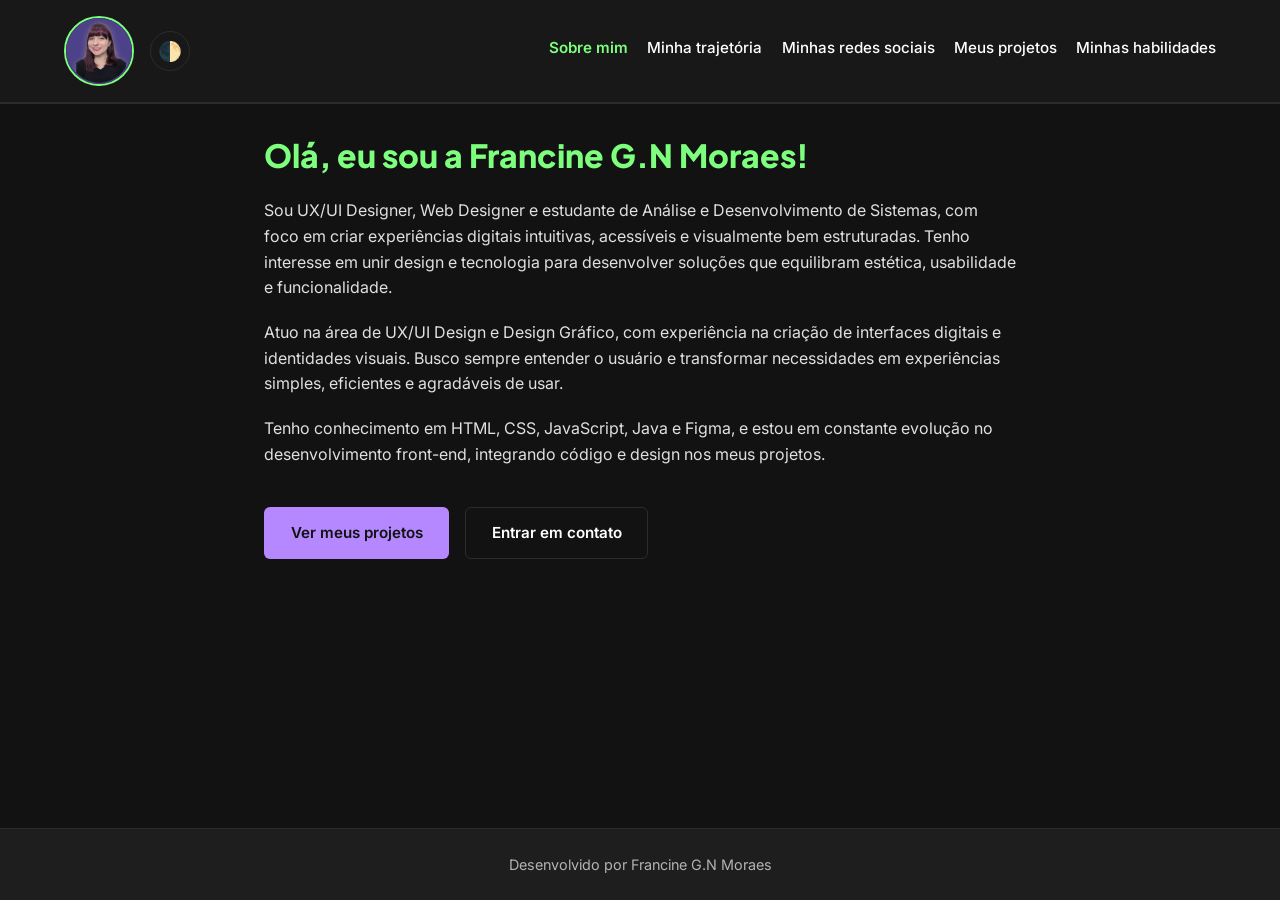
<file: index.html>
<!DOCTYPE html>
<html lang="pt-br">
<head>
    <meta charset="UTF-8">
    <meta name="viewport" content="width=device-width, initial-scale=1.0">
    <meta name="description" content="Portfólio de Francine G.N Moraes, UX/UI Designer, Web Designer e estudante de Análise e Desenvolvimento de Sistemas. Conheça meu trabalho e habilidades.">
    <title>Francine G.N Moraes - Sobre Mim</title>
    
    <!-- Evita piscada de tema (FOUC) carregando o tema imediatamente -->
    <script>
        (function() {
            const savedTheme = localStorage.getItem('portfolio-theme');
            if (savedTheme === 'light') {
                document.documentElement.classList.add('light-theme');
            }
        })();
    </script>
    
    <link rel="preconnect" href="https://fonts.googleapis.com">
    <link rel="preconnect" href="https://fonts.gstatic.com" crossorigin>
    <link rel="preload" as="style" href="https://fonts.googleapis.com/css2?family=Inter:wght@400;500;600&family=Plus+Jakarta+Sans:wght@500;700;800&display=swap">
    <link rel="stylesheet" href="https://fonts.googleapis.com/css2?family=Inter:wght@400;500;600&family=Plus+Jakarta+Sans:wght@500;700;800&display=swap" media="print" onload="this.media='all'">
    <noscript>
        <link rel="stylesheet" href="https://fonts.googleapis.com/css2?family=Inter:wght@400;500;600&family=Plus+Jakarta+Sans:wght@500;700;800&display=swap">
    </noscript>
    
    <link rel="stylesheet" href="css/style.css">
    <script src="js/theme.js" defer></script>
</head>
<body>
    <header>
        <a href="index.html" aria-label="Página Inicial" class="logo">
            <img
                src="img/foto-perfil.jpeg"
                alt="Foto de perfil: Francine G.N Moraes, uma menina de cabelo marsala sorrindo com um fundo violeta"
                width="70"
                height="70"
            >
        </a> 
        
        <div class="header-controls">
            <button id="theme-toggle" aria-label="Alternar tema escuro/claro" class="theme-btn">🌓</button>
            <button id="menu-toggle" class="menu-toggle" aria-label="Abrir menu de navegação" aria-expanded="false" aria-controls="nav-menu">
                <span class="hamburger-box">
                    <span class="hamburger-bar"></span>
                    <span class="hamburger-bar"></span>
                    <span class="hamburger-bar"></span>
                </span>
            </button>
        </div>

        <nav id="nav-menu" class="nav-menu">
            <ul>
                <li><a href="index.html" class="active" aria-current="page">Sobre mim</a></li>
                <li><a href="minha-trajetoria.html">Minha trajetória</a></li>
                <li><a href="redes-sociais.html">Minhas redes sociais</a></li>
                <li><a href="projetos.html">Meus projetos</a></li>
                <li><a href="skills.html">Minhas habilidades</a></li>
            </ul> 
        </nav>
    </header>

    <main>
        <h1>Olá, eu sou a Francine G.N Moraes!</h1>

        <p>Sou UX/UI Designer, Web Designer e estudante de Análise e Desenvolvimento de Sistemas, 
        com foco em criar experiências digitais intuitivas, acessíveis e visualmente bem estruturadas. 
        Tenho interesse em unir design e tecnologia para desenvolver soluções que equilibram estética, usabilidade e funcionalidade.</p>

        <p>Atuo na área de UX/UI Design e Design Gráfico, com experiência na criação de interfaces digitais e identidades visuais. Busco sempre entender o usuário e transformar necessidades em experiências simples, eficientes e agradáveis de usar.</p>

        <p>Tenho conhecimento em HTML, CSS, JavaScript, Java e Figma, e estou em constante evolução no desenvolvimento front-end, integrando código e design nos meus projetos.</p>

        <div class="cta-container">
            <a href="projetos.html" class="btn-primary">Ver meus projetos</a>
            <a href="redes-sociais.html" class="btn-secondary">Entrar em contato</a>
        </div>
    </main>

    <footer>Desenvolvido por Francine G.N Moraes</footer>

</body>
</html>
</file>
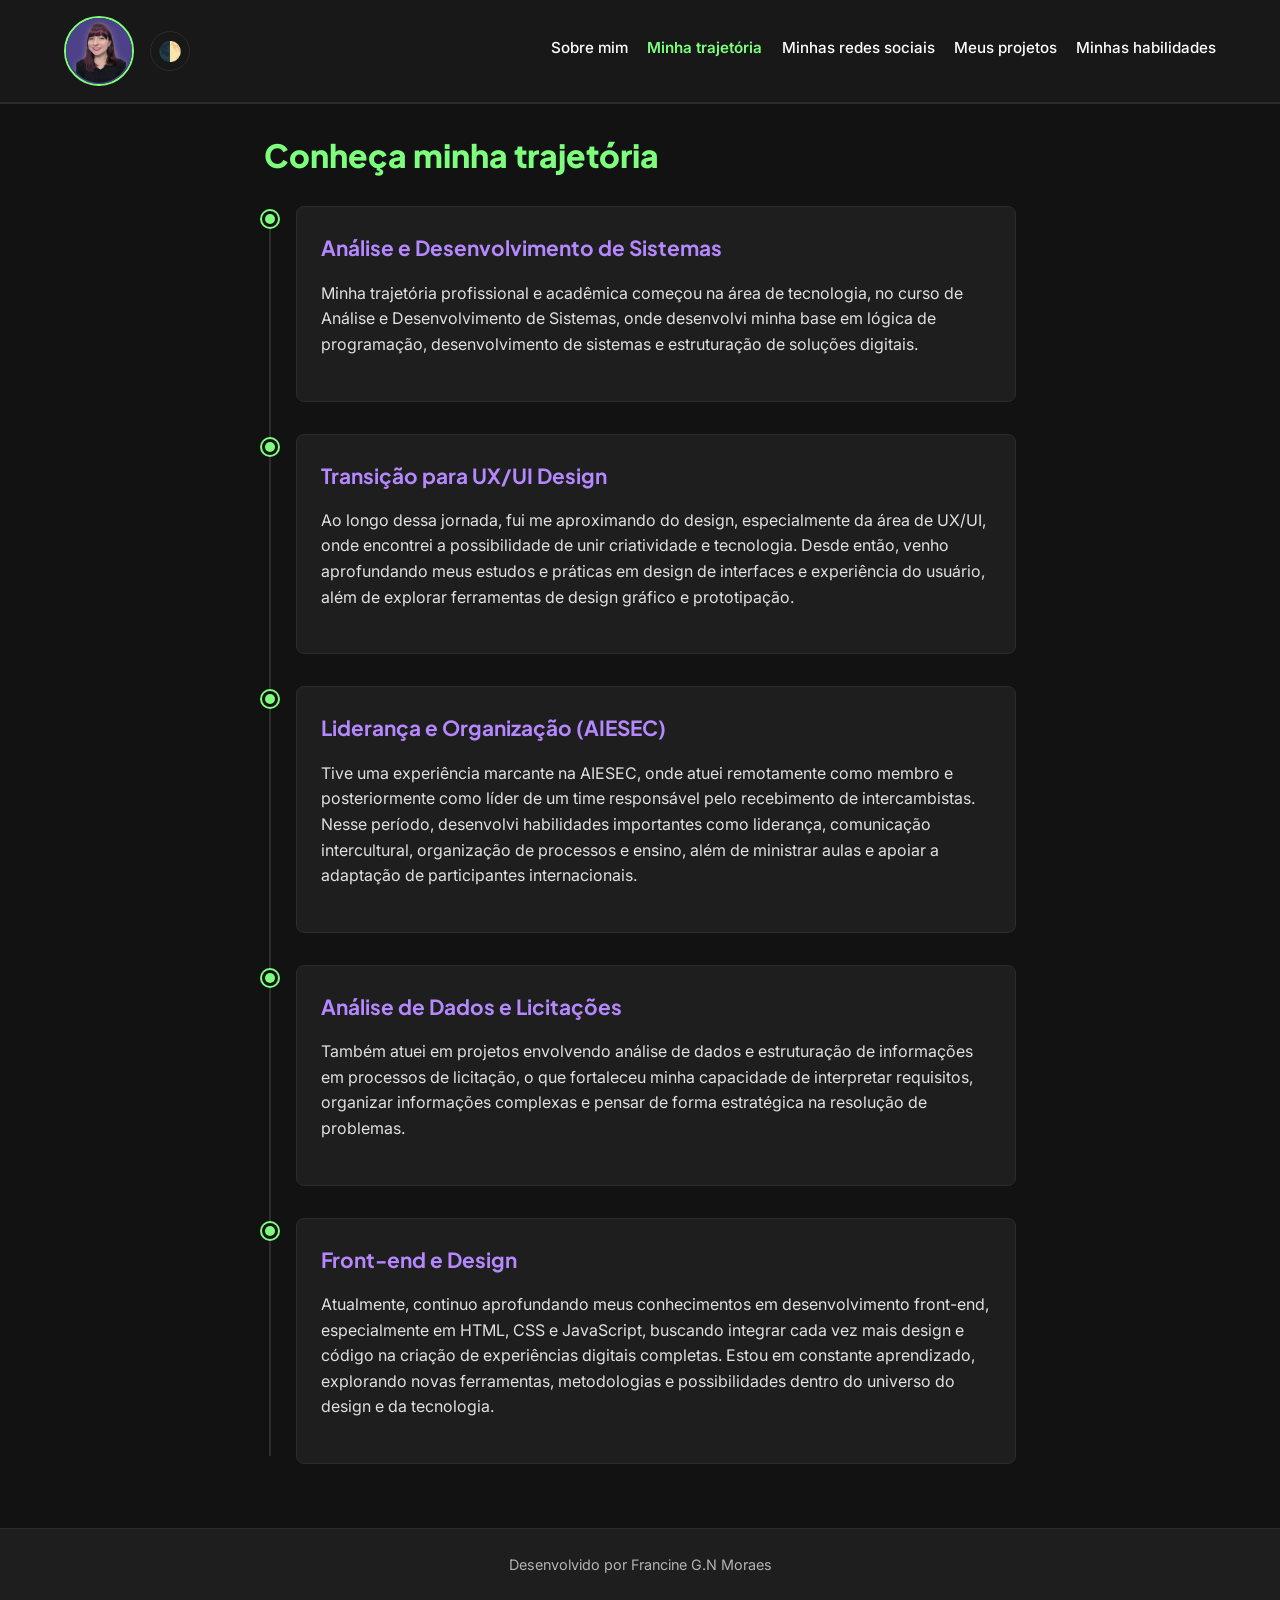
<file: minha-trajetoria.html>
<!DOCTYPE html>
<html lang="pt-br">
<head>
    <meta charset="UTF-8">
    <meta name="viewport" content="width=device-width, initial-scale=1.0">
    <meta name="description" content="Conheça a trajetória profissional e acadêmica de Francine G.N Moraes na área de tecnologia, desenvolvimento de sistemas, UX/UI design e liderança.">
    <title>Francine G.N Moraes - Minha Trajetória</title>
    
    <!-- Evita piscada de tema (FOUC) carregando o tema imediatamente -->
    <script>
        (function() {
            const savedTheme = localStorage.getItem('portfolio-theme');
            if (savedTheme === 'light') {
                document.documentElement.classList.add('light-theme');
            }
        })();
    </script>
    
    <link rel="preconnect" href="https://fonts.googleapis.com">
    <link rel="preconnect" href="https://fonts.gstatic.com" crossorigin>
    <link rel="preload" as="style" href="https://fonts.googleapis.com/css2?family=Inter:wght@400;500;600&family=Plus+Jakarta+Sans:wght@500;700;800&display=swap">
    <link rel="stylesheet" href="https://fonts.googleapis.com/css2?family=Inter:wght@400;500;600&family=Plus+Jakarta+Sans:wght@500;700;800&display=swap" media="print" onload="this.media='all'">
    <noscript>
        <link rel="stylesheet" href="https://fonts.googleapis.com/css2?family=Inter:wght@400;500;600&family=Plus+Jakarta+Sans:wght@500;700;800&display=swap">
    </noscript>
    
    <link rel="stylesheet" href="css/style.css">
    <script src="js/theme.js" defer></script>
</head>
<body>
    <header>
        <a href="index.html" aria-label="Página Inicial" class="logo">
            <img src="img/foto-perfil.jpeg" 
                alt="Foto de perfil: Francine G.N Moraes, uma menina de cabelo marsala sorrindo com um fundo violeta" 
                width="70" 
                height="70"
            >
        </a>
        
        <div class="header-controls">
            <button id="theme-toggle" aria-label="Alternar tema escuro/claro" class="theme-btn">🌓</button>
            <button id="menu-toggle" class="menu-toggle" aria-label="Abrir menu de navegação" aria-expanded="false" aria-controls="nav-menu">
                <span class="hamburger-box">
                    <span class="hamburger-bar"></span>
                    <span class="hamburger-bar"></span>
                    <span class="hamburger-bar"></span>
                </span>
            </button>
        </div>

        <nav id="nav-menu" class="nav-menu">
            <ul>
                <li><a href="index.html">Sobre mim</a></li>
                <li><a href="minha-trajetoria.html" class="active" aria-current="page">Minha trajetória</a></li>
                <li><a href="redes-sociais.html">Minhas redes sociais</a></li>
                <li><a href="projetos.html">Meus projetos</a></li>
                <li><a href="skills.html">Minhas habilidades</a></li>
            </ul> 
        </nav>
    </header>

    <main>
        <h1>Conheça minha trajetória</h1>

        <div class="timeline" aria-label="Linha do tempo da minha trajetória">
            <div class="timeline-item" tabindex="0">
                <div class="timeline-marker"></div>
                <div class="timeline-content">
                    <h2>Análise e Desenvolvimento de Sistemas</h2>
                    <p>Minha trajetória profissional e acadêmica começou na área de tecnologia, no curso de Análise e Desenvolvimento de Sistemas, onde desenvolvi minha base em lógica de programação, desenvolvimento de sistemas e estruturação de soluções digitais.</p>
                </div>
            </div>

            <div class="timeline-item" tabindex="0">
                <div class="timeline-marker"></div>
                <div class="timeline-content">
                    <h2>Transição para UX/UI Design</h2>
                    <p>Ao longo dessa jornada, fui me aproximando do design, especialmente da área de UX/UI, onde encontrei a possibilidade de unir criatividade e tecnologia. Desde então, venho aprofundando meus estudos e práticas em design de interfaces e experiência do usuário, além de explorar ferramentas de design gráfico e prototipação.</p>
                </div>
            </div>

            <div class="timeline-item" tabindex="0">
                <div class="timeline-marker"></div>
                <div class="timeline-content">
                    <h2>Liderança e Organização (AIESEC)</h2>
                    <p>Tive uma experiência marcante na AIESEC, onde atuei remotamente como membro e posteriormente como líder de um time responsável pelo recebimento de intercambistas. Nesse período, desenvolvi habilidades importantes como liderança, comunicação intercultural, organização de processos e ensino, além de ministrar aulas e apoiar a adaptação de participantes internacionais.</p>
                </div>
            </div>

            <div class="timeline-item" tabindex="0">
                <div class="timeline-marker"></div>
                <div class="timeline-content">
                    <h2>Análise de Dados e Licitações</h2>
                    <p>Também atuei em projetos envolvendo análise de dados e estruturação de informações em processos de licitação, o que fortaleceu minha capacidade de interpretar requisitos, organizar informações complexas e pensar de forma estratégica na resolução de problemas.</p>
                </div>
            </div>

            <div class="timeline-item" tabindex="0">
                <div class="timeline-marker"></div>
                <div class="timeline-content">
                    <h2>Front-end e Design</h2>
                    <p>Atualmente, continuo aprofundando meus conhecimentos em desenvolvimento front-end, especialmente em HTML, CSS e JavaScript, buscando integrar cada vez mais design e código na criação de experiências digitais completas. Estou em constante aprendizado, explorando novas ferramentas, metodologias e possibilidades dentro do universo do design e da tecnologia.</p>
                </div>
            </div>
        </div>
    </main>
    
    <footer>Desenvolvido por Francine G.N Moraes</footer>

</body>
</html>
</file>
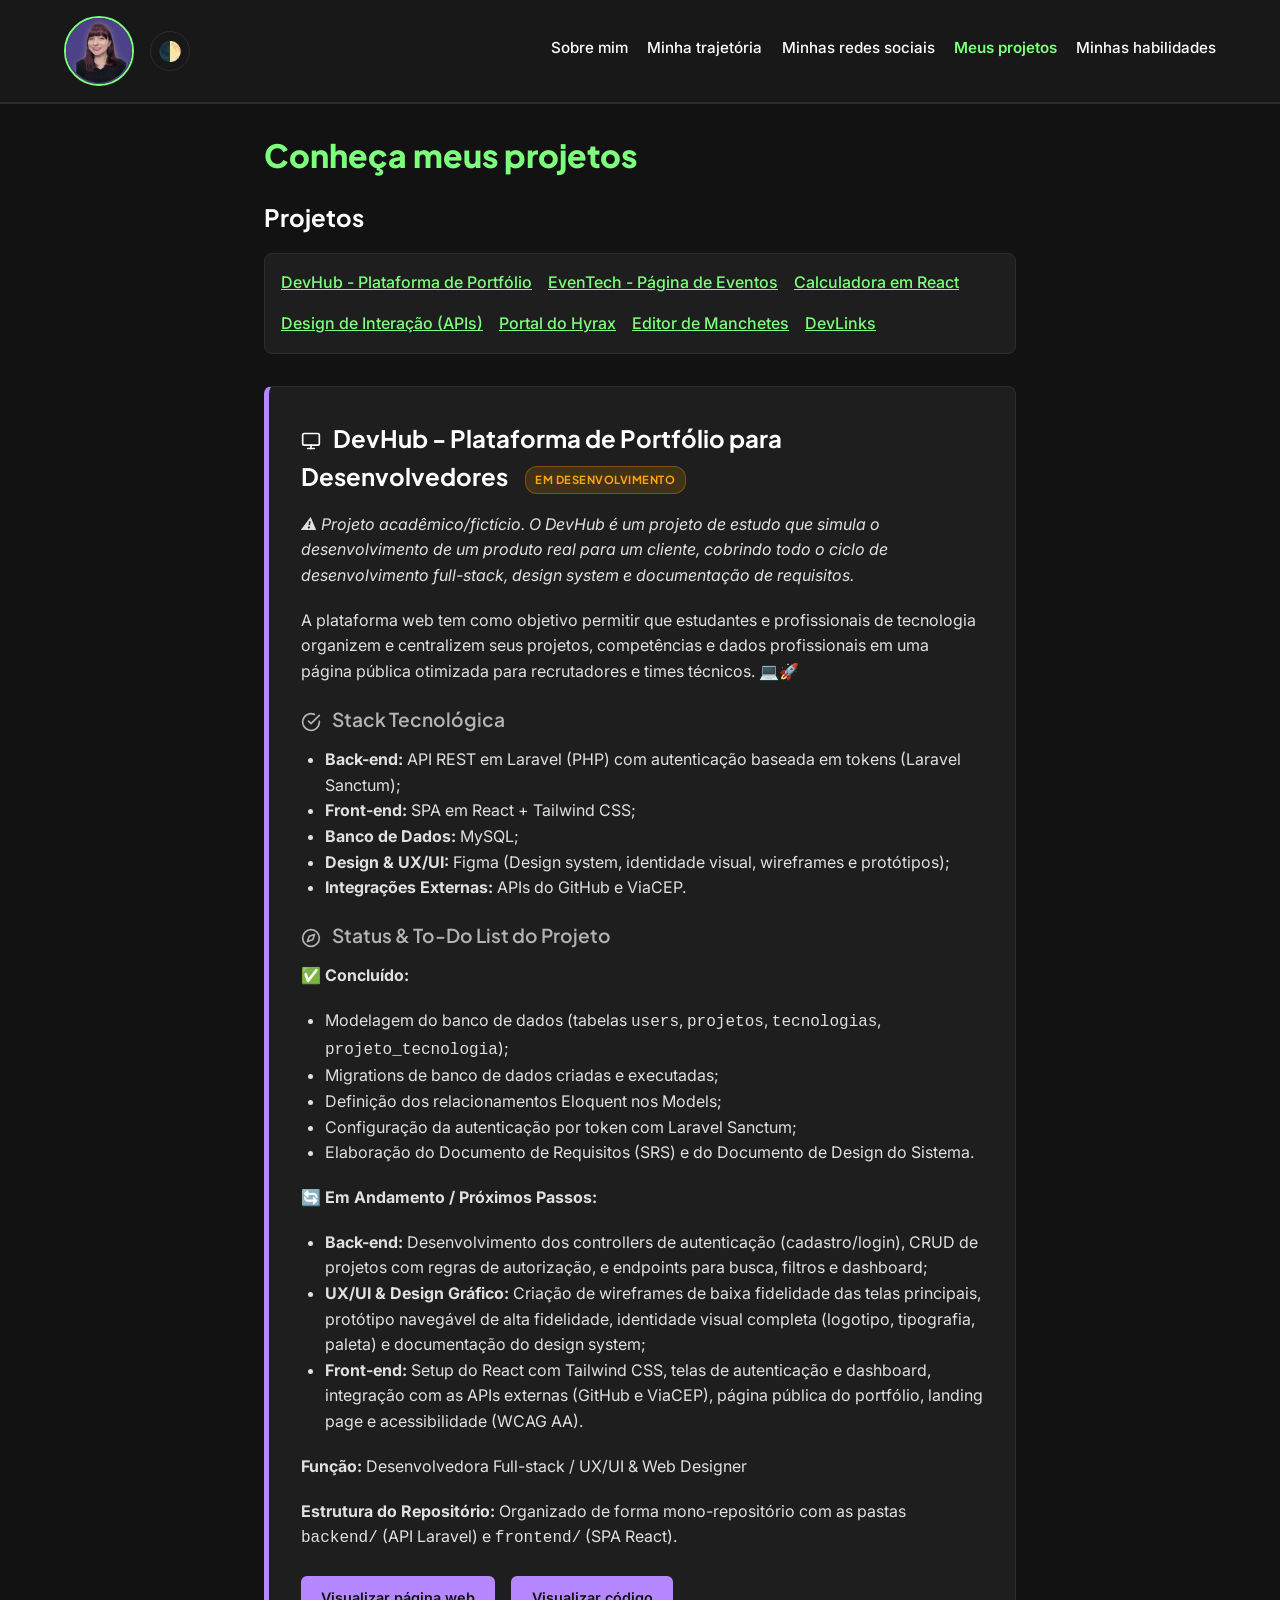
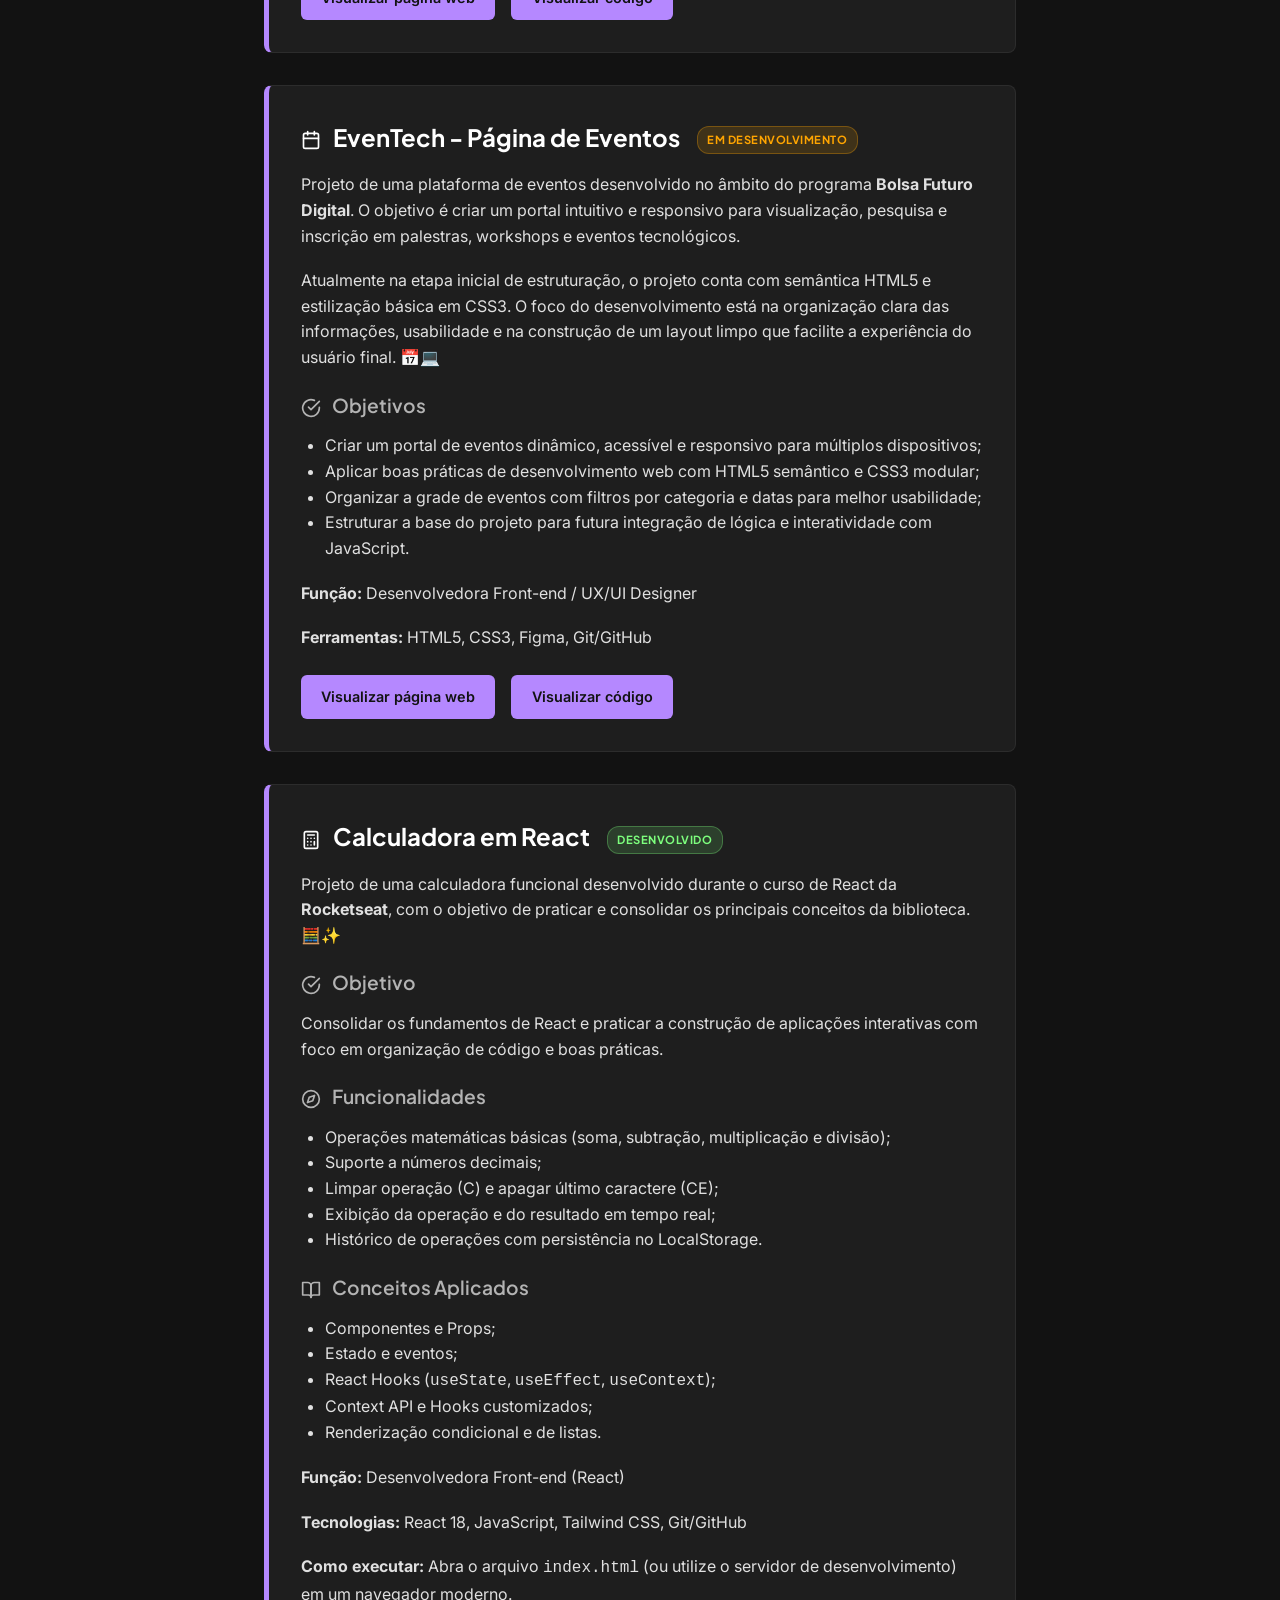
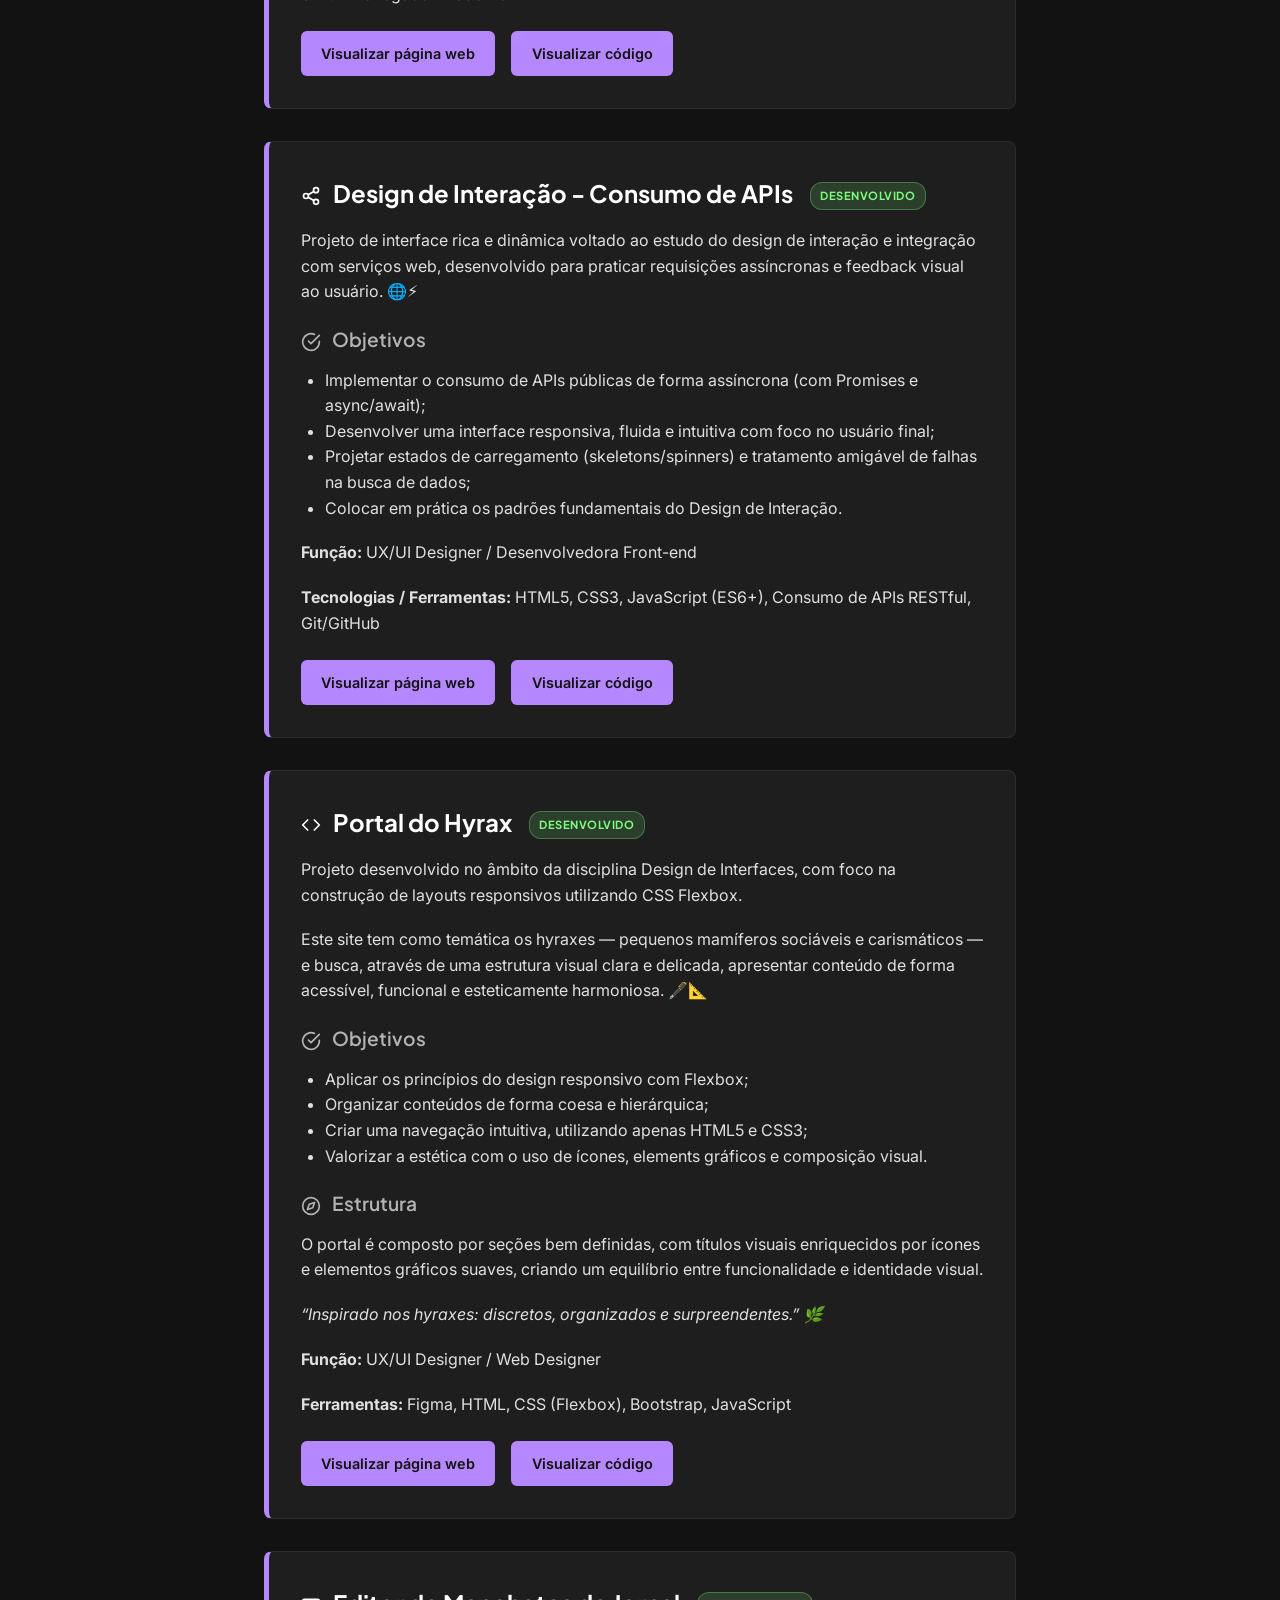
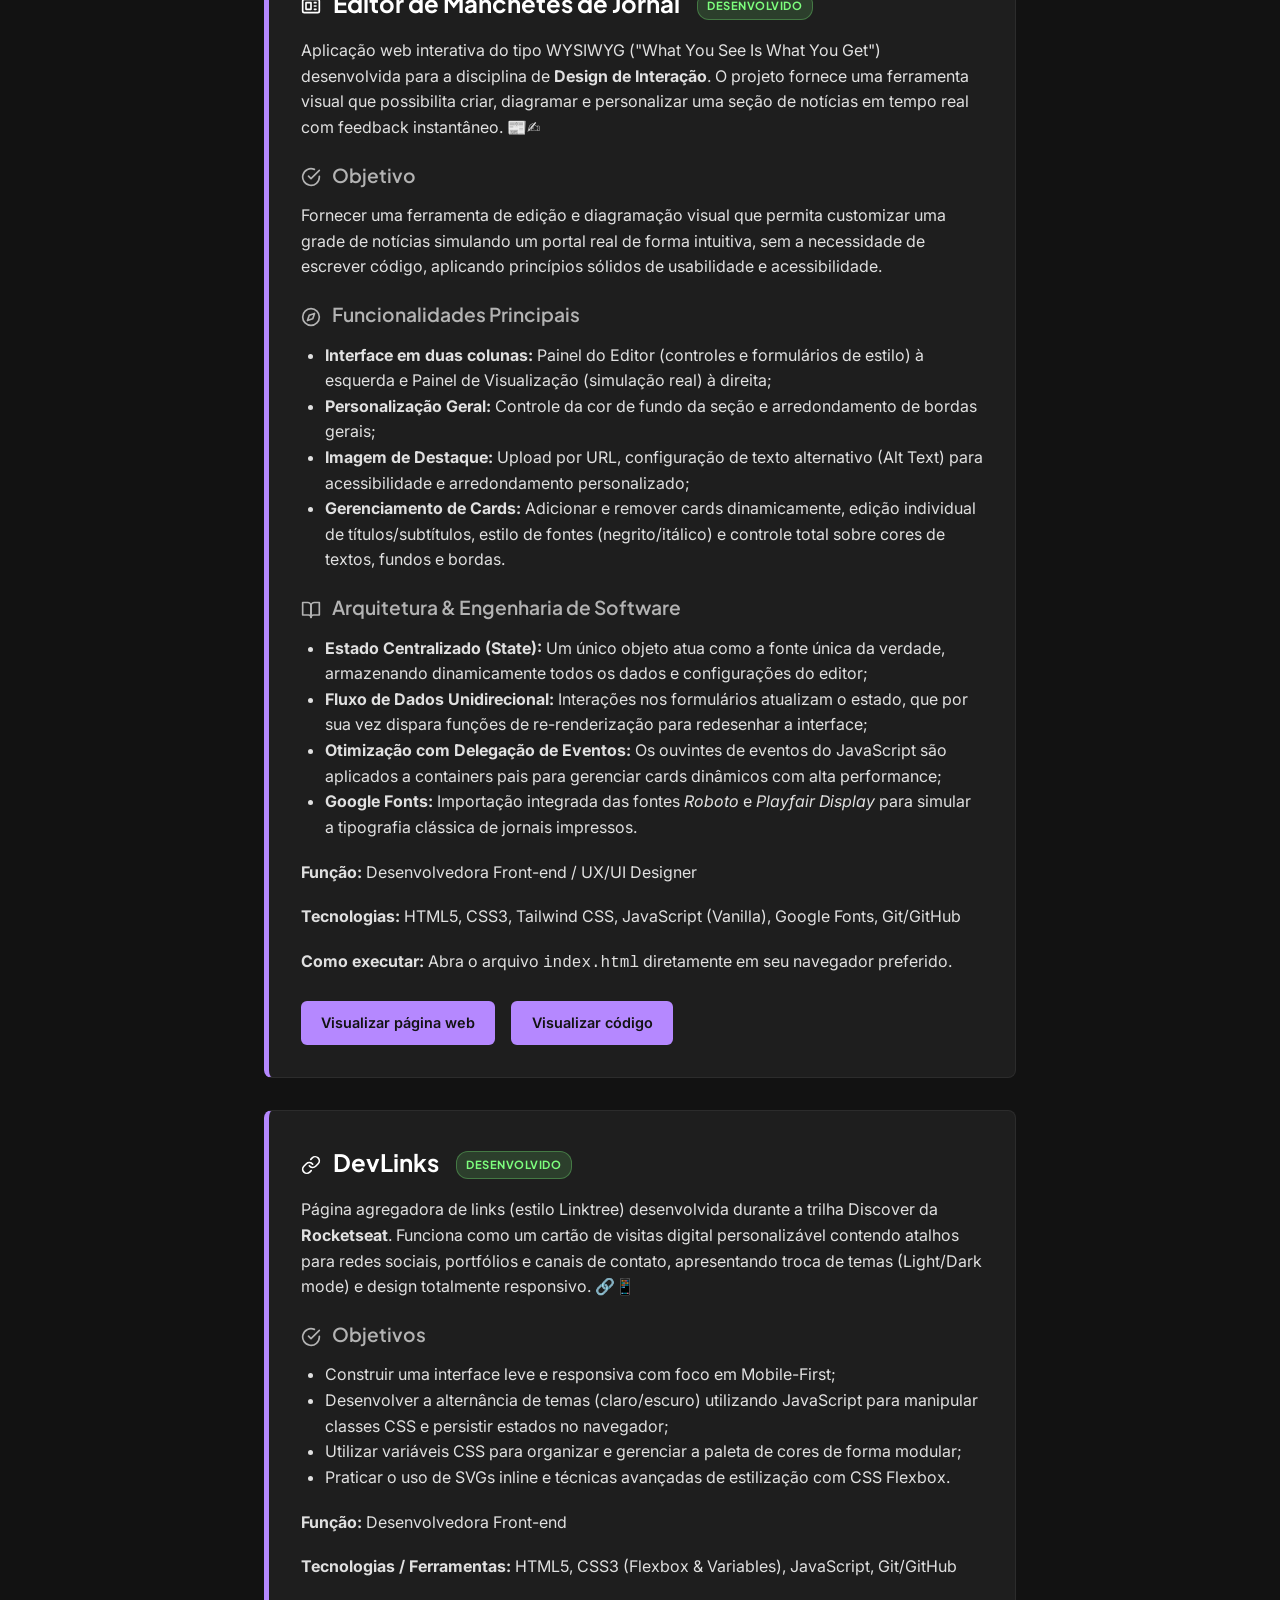
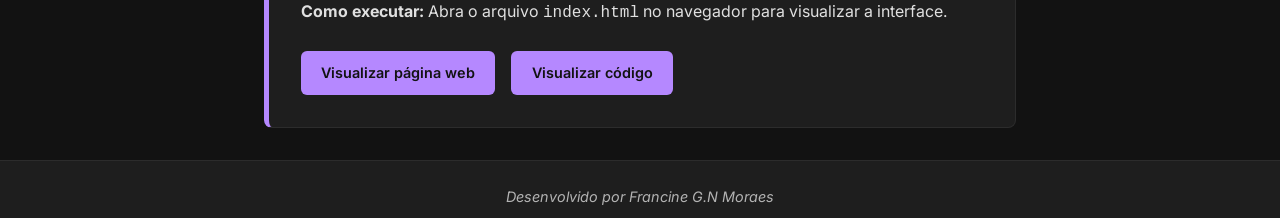
<file: projetos.html>
<!DOCTYPE html>
<html lang="pt-br">
<head>
    <meta charset="UTF-8">
    <meta name="viewport" content="width=device-width, initial-scale=1.0">
    <meta name="description" content="Confira os principais projetos de desenvolvimento front-end e UX/UI design criados por Francine G.N Moraes.">
    <title>Francine G.N Moraes - Projetos</title>
    
    <!-- Evita piscada de tema (FOUC) carregando o tema imediatamente -->
    <script>
        (function() {
            const savedTheme = localStorage.getItem('portfolio-theme');
            if (savedTheme === 'light') {
                document.documentElement.classList.add('light-theme');
            }
        })();
    </script>
    
    <link rel="preconnect" href="https://fonts.googleapis.com">
    <link rel="preconnect" href="https://fonts.gstatic.com" crossorigin>
    <link rel="preload" as="style" href="https://fonts.googleapis.com/css2?family=Inter:wght@400;500;600&family=Plus+Jakarta+Sans:wght@500;700;800&display=swap">
    <link rel="stylesheet" href="https://fonts.googleapis.com/css2?family=Inter:wght@400;500;600&family=Plus+Jakarta+Sans:wght@500;700;800&display=swap" media="print" onload="this.media='all'">
    <noscript>
        <link rel="stylesheet" href="https://fonts.googleapis.com/css2?family=Inter:wght@400;500;600&family=Plus+Jakarta+Sans:wght@500;700;800&display=swap">
    </noscript>
    
    <link rel="stylesheet" href="css/style.css">
    <script src="js/theme.js" defer></script>
</head>
<body>
    <header>
        <a href="index.html" aria-label="Página Inicial" class="logo">
            <img src="img/foto-perfil.jpeg" 
                alt="Foto de perfil: Francine G.N Moraes, uma menina de cabelo marsala sorrindo com um fundo violeta" 
                width="70" 
                height="70"
            >
        </a>
        
        <div class="header-controls">
            <button id="theme-toggle" aria-label="Alternar tema escuro/claro" class="theme-btn">🌓</button>
            <button id="menu-toggle" class="menu-toggle" aria-label="Abrir menu de navegação" aria-expanded="false" aria-controls="nav-menu">
                <span class="hamburger-box">
                    <span class="hamburger-bar"></span>
                    <span class="hamburger-bar"></span>
                    <span class="hamburger-bar"></span>
                </span>
            </button>
        </div>

        <nav id="nav-menu" class="nav-menu">
            <ul>
                <li><a href="index.html">Sobre mim</a></li>
                <li><a href="minha-trajetoria.html">Minha trajetória</a></li>
                <li><a href="redes-sociais.html">Minhas redes sociais</a></li>
                <li><a href="projetos.html" class="active" aria-current="page">Meus projetos</a></li>
                <li><a href="skills.html">Minhas habilidades</a></li>
            </ul> 
        </nav>
    </header>

    <main>
        <h1>Conheça meus projetos</h1>

        <section class="projects-section">
            <h2 class="section-title">Projetos</h2>
            <nav class="projects-index" aria-label="Índice de projetos">
                <ul>
                    <li><a href="#devhub">DevHub - Plataforma de Portfólio</a></li>
                    <li><a href="#eventech">EvenTech - Página de Eventos</a></li>
                    <li><a href="#calculadora">Calculadora em React</a></li>
                    <li><a href="#design-interacao-api">Design de Interação (APIs)</a></li>
                    <li><a href="#portal-do-hyrax">Portal do Hyrax</a></li>
                    <li><a href="#editor-manchetes">Editor de Manchetes</a></li>
                    <li><a href="#devlinks">DevLinks</a></li>
                </ul>
            </nav>

            <div class="projects-list">
                <article class="project-card" id="devhub">
                    <h2>
                        <svg class="icon" aria-hidden="true" viewBox="0 0 24 24"><rect x="2" y="3" width="20" height="14" rx="2" ry="2"/><line x1="8" y1="21" x2="16" y2="21"/><line x1="12" y1="17" x2="12" y2="21"/></svg>
                        DevHub - Plataforma de Portfólio para Desenvolvedores
                        <span class="project-status status-development">Em desenvolvimento</span>
                    </h2>
                    <p><i>⚠️ Projeto acadêmico/fictício. O DevHub é um projeto de estudo que simula o desenvolvimento de um produto real para um cliente, cobrindo todo o ciclo de desenvolvimento full-stack, design system e documentação de requisitos.</i></p>
                    <p>A plataforma web tem como objetivo permitir que estudantes e profissionais de tecnologia organizem e centralizem seus projetos, competências e dados profissionais em uma página pública otimizada para recrutadores e times técnicos. 💻🚀</p>
                    
                    <h3>
                        <svg class="icon" aria-hidden="true" viewBox="0 0 24 24"><path d="M22 11.08V12a10 10 0 1 1-5.93-9.14"/><polyline points="22 4 12 14.01 9 11.01"/></svg>
                        Stack Tecnológica
                    </h3>
                    <ul>
                        <li><b>Back-end:</b> API REST em Laravel (PHP) com autenticação baseada em tokens (Laravel Sanctum);</li>
                        <li><b>Front-end:</b> SPA em React + Tailwind CSS;</li>
                        <li><b>Banco de Dados:</b> MySQL;</li>
                        <li><b>Design & UX/UI:</b> Figma (Design system, identidade visual, wireframes e protótipos);</li>
                        <li><b>Integrações Externas:</b> APIs do GitHub e ViaCEP.</li>
                    </ul>

                    <h3>
                        <svg class="icon" aria-hidden="true" viewBox="0 0 24 24"><circle cx="12" cy="12" r="10"/><polygon points="16.24 7.76 14.12 14.12 7.76 16.24 9.88 9.88 16.24 7.76"/></svg>
                        Status & To-Do List do Projeto
                    </h3>
                    <div class="project-todo-list">
                        <p><b>✅ Concluído:</b></p>
                        <ul>
                            <li>Modelagem do banco de dados (tabelas <code>users</code>, <code>projetos</code>, <code>tecnologias</code>, <code>projeto_tecnologia</code>);</li>
                            <li>Migrations de banco de dados criadas e executadas;</li>
                            <li>Definição dos relacionamentos Eloquent nos Models;</li>
                            <li>Configuração da autenticação por token com Laravel Sanctum;</li>
                            <li>Elaboração do Documento de Requisitos (SRS) e do Documento de Design do Sistema.</li>
                        </ul>
                        <p><b>🔄 Em Andamento / Próximos Passos:</b></p>
                        <ul>
                            <li><b>Back-end:</b> Desenvolvimento dos controllers de autenticação (cadastro/login), CRUD de projetos com regras de autorização, e endpoints para busca, filtros e dashboard;</li>
                            <li><b>UX/UI & Design Gráfico:</b> Criação de wireframes de baixa fidelidade das telas principais, protótipo navegável de alta fidelidade, identidade visual completa (logotipo, tipografia, paleta) e documentação do design system;</li>
                            <li><b>Front-end:</b> Setup do React com Tailwind CSS, telas de autenticação e dashboard, integração com as APIs externas (GitHub e ViaCEP), página pública do portfólio, landing page e acessibilidade (WCAG AA).</li>
                        </ul>
                    </div>

                    <p><b>Função:</b> Desenvolvedora Full-stack / UX/UI & Web Designer</p>
                    <p><b>Estrutura do Repositório:</b> Organizado de forma mono-repositório com as pastas <code>backend/</code> (API Laravel) e <code>frontend/</code> (SPA React).</p>

                    <div class="project-links">
                        <a href="https://frangnmoraes.github.io/DevHub-Plataforma-de-Portfolio-para-Desenvolvedores/" target="_blank" rel="noopener noreferrer">Visualizar página web</a>
                        <a href="https://github.com/FranGnMoraes/DevHub-Plataforma-de-Portfolio-para-Desenvolvedores" target="_blank" rel="noopener noreferrer">Visualizar código</a>
                    </div>
                </article>

                <article class="project-card" id="eventech">
                    <h2>
                        <svg class="icon" aria-hidden="true" viewBox="0 0 24 24"><rect x="3" y="4" width="18" height="18" rx="2" ry="2"/><line x1="16" y1="2" x2="16" y2="6"/><line x1="8" y1="2" x2="8" y2="6"/><line x1="3" y1="10" x2="21" y2="10"/></svg>
                        EvenTech - Página de Eventos
                        <span class="project-status status-development">Em desenvolvimento</span>
                    </h2>
                    <p>Projeto de uma plataforma de eventos desenvolvido no âmbito do programa <b>Bolsa Futuro Digital</b>. O objetivo é criar um portal intuitivo e responsivo para visualização, pesquisa e inscrição em palestras, workshops e eventos tecnológicos.</p>
                    <p>Atualmente na etapa inicial de estruturação, o projeto conta com semântica HTML5 e estilização básica em CSS3. O foco do desenvolvimento está na organização clara das informações, usabilidade e na construção de um layout limpo que facilite a experiência do usuário final. 📅💻</p>
                    
                    <h3>
                        <svg class="icon" aria-hidden="true" viewBox="0 0 24 24"><path d="M22 11.08V12a10 10 0 1 1-5.93-9.14"/><polyline points="22 4 12 14.01 9 11.01"/></svg>
                        Objetivos
                    </h3>
                    <ul>
                        <li>Criar um portal de eventos dinâmico, acessível e responsivo para múltiplos dispositivos;</li>
                        <li>Aplicar boas práticas de desenvolvimento web com HTML5 semântico e CSS3 modular;</li>
                        <li>Organizar a grade de eventos com filtros por categoria e datas para melhor usabilidade;</li>
                        <li>Estruturar a base do projeto para futura integração de lógica e interatividade com JavaScript.</li>
                    </ul>

                    <p><b>Função:</b> Desenvolvedora Front-end / UX/UI Designer</p>
                    <p><b>Ferramentas:</b> HTML5, CSS3, Figma, Git/GitHub</p>

                    <div class="project-links">
                        <a href="https://frangnmoraes.github.io/site-evento/" target="_blank" rel="noopener noreferrer">Visualizar página web</a>
                        <a href="https://github.com/FranGnMoraes/site-evento" target="_blank" rel="noopener noreferrer">Visualizar código</a>
                    </div>
                </article>

                <article class="project-card" id="calculadora">
                    <h2>
                        <svg class="icon" aria-hidden="true" viewBox="0 0 24 24"><rect x="4" y="2" width="16" height="20" rx="2" ry="2"/><line x1="8" y1="6" x2="16" y2="6"/><line x1="16" y1="14" x2="16" y2="18"/><path d="M16 10h.01M12 10h.01M8 10h.01M12 14h.01M8 14h.01M12 18h.01M8 18h.01"/></svg>
                        Calculadora em React
                        <span class="project-status status-developed">Desenvolvido</span>
                    </h2>
                    <p>Projeto de uma calculadora funcional desenvolvido durante o curso de React da <b>Rocketseat</b>, com o objetivo de praticar e consolidar os principais conceitos da biblioteca. 🧮✨</p>
                    
                    <h3>
                        <svg class="icon" aria-hidden="true" viewBox="0 0 24 24"><path d="M22 11.08V12a10 10 0 1 1-5.93-9.14"/><polyline points="22 4 12 14.01 9 11.01"/></svg>
                        Objetivo
                    </h3>
                    <p>Consolidar os fundamentos de React e praticar a construção de aplicações interativas com foco em organização de código e boas práticas.</p>

                    <h3>
                        <svg class="icon" aria-hidden="true" viewBox="0 0 24 24"><circle cx="12" cy="12" r="10"/><polygon points="16.24 7.76 14.12 14.12 7.76 16.24 9.88 9.88 16.24 7.76"/></svg>
                        Funcionalidades
                    </h3>
                    <ul>
                        <li>Operações matemáticas básicas (soma, subtração, multiplicação e divisão);</li>
                        <li>Suporte a números decimais;</li>
                        <li>Limpar operação (C) e apagar último caractere (CE);</li>
                        <li>Exibição da operação e do resultado em tempo real;</li>
                        <li>Histórico de operações com persistência no LocalStorage.</li>
                    </ul>

                    <h3>
                        <svg class="icon" aria-hidden="true" viewBox="0 0 24 24"><path d="M2 3h6a4 4 0 0 1 4 4v14a3 3 0 0 0-3-3H2z"/><path d="M22 3h-6a4 4 0 0 0-4 4v14a3 3 0 0 1 3-3h7z"/></svg>
                        Conceitos Aplicados
                    </h3>
                    <ul>
                        <li>Componentes e Props;</li>
                        <li>Estado e eventos;</li>
                        <li>React Hooks (<code>useState</code>, <code>useEffect</code>, <code>useContext</code>);</li>
                        <li>Context API e Hooks customizados;</li>
                        <li>Renderização condicional e de listas.</li>
                    </ul>

                    <p><b>Função:</b> Desenvolvedora Front-end (React)</p>
                    <p><b>Tecnologias:</b> React 18, JavaScript, Tailwind CSS, Git/GitHub</p>
                    <p><b>Como executar:</b> Abra o arquivo <code>index.html</code> (ou utilize o servidor de desenvolvimento) em um navegador moderno.</p>
                    
                    <div class="project-links">
                        <a href="https://frangnmoraes.github.io/calculadora/" target="_blank" rel="noopener noreferrer">Visualizar página web</a>
                        <a href="https://github.com/FranGnMoraes/calculadora" target="_blank" rel="noopener noreferrer">Visualizar código</a>
                    </div>
                </article>

                <article class="project-card" id="design-interacao-api">
                    <h2>
                        <svg class="icon" aria-hidden="true" viewBox="0 0 24 24"><circle cx="18" cy="5" r="3"/><circle cx="6" cy="12" r="3"/><circle cx="18" cy="19" r="3"/><line x1="8.59" y1="13.51" x2="15.42" y2="17.49"/><line x1="15.41" y1="6.51" x2="8.59" y2="10.49"/></svg>
                        Design de Interação - Consumo de APIs
                        <span class="project-status status-developed">Desenvolvido</span>
                    </h2>
                    <p>Projeto de interface rica e dinâmica voltado ao estudo do design de interação e integração com serviços web, desenvolvido para praticar requisições assíncronas e feedback visual ao usuário. 🌐⚡</p>
                    
                    <h3>
                        <svg class="icon" aria-hidden="true" viewBox="0 0 24 24"><path d="M22 11.08V12a10 10 0 1 1-5.93-9.14"/><polyline points="22 4 12 14.01 9 11.01"/></svg>
                        Objetivos
                    </h3>
                    <ul>
                        <li>Implementar o consumo de APIs públicas de forma assíncrona (com Promises e async/await);</li>
                        <li>Desenvolver uma interface responsiva, fluida e intuitiva com foco no usuário final;</li>
                        <li>Projetar estados de carregamento (skeletons/spinners) e tratamento amigável de falhas na busca de dados;</li>
                        <li>Colocar em prática os padrões fundamentais do Design de Interação.</li>
                    </ul>

                    <p><b>Função:</b> UX/UI Designer / Desenvolvedora Front-end</p>
                    <p><b>Tecnologias / Ferramentas:</b> HTML5, CSS3, JavaScript (ES6+), Consumo de APIs RESTful, Git/GitHub</p>
                    
                    <div class="project-links">
                        <a href="https://frangnmoraes.github.io/trabalhoDesignInteracaoAPI/" target="_blank" rel="noopener noreferrer">Visualizar página web</a>
                        <a href="https://github.com/FranGnMoraes/trabalhoDesignInteracaoAPI" target="_blank" rel="noopener noreferrer">Visualizar código</a>
                    </div>
                </article>

                <article class="project-card" id="portal-do-hyrax">
                    <h2>
                        <svg class="icon" aria-hidden="true" viewBox="0 0 24 24"><polyline points="16 18 22 12 16 6"/><polyline points="8 6 2 12 8 18"/></svg>
                        Portal do Hyrax
                        <span class="project-status status-developed">Desenvolvido</span>
                    </h2>
                    <p>Projeto desenvolvido no âmbito da disciplina Design de Interfaces, com foco na construção de layouts responsivos utilizando CSS Flexbox.</p>
                    <p>Este site tem como temática os hyraxes — pequenos mamíferos sociáveis e carismáticos — e busca, através de uma estrutura visual clara e delicada, apresentar conteúdo de forma acessível, funcional e esteticamente harmoniosa. 🖋️📐</p>                    
                    
                    <h3>
                        <svg class="icon" aria-hidden="true" viewBox="0 0 24 24"><path d="M22 11.08V12a10 10 0 1 1-5.93-9.14"/><polyline points="22 4 12 14.01 9 11.01"/></svg>
                        Objetivos
                     </h3>
                    <ul>
                        <li>Aplicar os princípios do design responsivo com Flexbox;</li>
                        <li>Organizar conteúdos de forma coesa e hierárquica;</li>
                        <li>Criar uma navegação intuitiva, utilizando apenas HTML5 e CSS3;</li>
                        <li>Valorizar a estética com o uso de ícones, elements gráficos e composição visual.</li>
                    </ul>

                    <h3>
                        <svg class="icon" aria-hidden="true" viewBox="0 0 24 24"><circle cx="12" cy="12" r="10"/><polygon points="16.24 7.76 14.12 14.12 7.76 16.24 9.88 9.88 16.24 7.76"/></svg>
                        Estrutura
                    </h3>
                    <p>O portal é composto por seções bem definidas, com títulos visuais enriquecidos por ícones e elementos gráficos suaves, criando um equilíbrio entre funcionalidade e identidade visual.</p>
                    <p><i>“Inspirado nos hyraxes: discretos, organizados e surpreendentes.” 🌿</i></p>
                    
                    <p><b>Função:</b> UX/UI Designer / Web Designer</p>
                    <p><b>Ferramentas:</b> Figma, HTML, CSS (Flexbox), Bootstrap, JavaScript</p>

                    <div class="project-links">
                        <a href="https://frangnmoraes.github.io/Portal-do-Hyrax---Design-Responsivo-com-Flexbox/" target="_blank" rel="noopener noreferrer">Visualizar página web</a>
                        <a href="https://github.com/FranGnMoraes/Portal-do-Hyrax---Design-Responsivo-com-Flexbox" target="_blank" rel="noopener noreferrer">Visualizar código</a>
                    </div>
                </article>

                <article class="project-card" id="editor-manchetes">
                    <h2>
                        <svg class="icon" aria-hidden="true" viewBox="0 0 24 24"><path d="M4 4h16c1.1 0 2 .9 2 2v12c0 1.1-.9 2-2 2H4c-1.1 0-2-.9-2-2V6c0-1.1.9-2 2-2z"/><path d="M16 8h2M16 12h2M16 16h2M6 8h6v8H6z"/></svg>
                        Editor de Manchetes de Jornal
                        <span class="project-status status-developed">Desenvolvido</span>
                    </h2>
                    <p>Aplicação web interativa do tipo WYSIWYG ("What You See Is What You Get") desenvolvida para a disciplina de <b>Design de Interação</b>. O projeto fornece uma ferramenta visual que possibilita criar, diagramar e personalizar uma seção de notícias em tempo real com feedback instantâneo. 📰✍️</p>
                    
                    <h3>
                        <svg class="icon" aria-hidden="true" viewBox="0 0 24 24"><path d="M22 11.08V12a10 10 0 1 1-5.93-9.14"/><polyline points="22 4 12 14.01 9 11.01"/></svg>
                        Objetivo
                    </h3>
                    <p>Fornecer uma ferramenta de edição e diagramação visual que permita customizar uma grade de notícias simulando um portal real de forma intuitiva, sem a necessidade de escrever código, aplicando princípios sólidos de usabilidade e acessibilidade.</p>

                    <h3>
                        <svg class="icon" aria-hidden="true" viewBox="0 0 24 24"><circle cx="12" cy="12" r="10"/><polygon points="16.24 7.76 14.12 14.12 7.76 16.24 9.88 9.88 16.24 7.76"/></svg>
                        Funcionalidades Principais
                    </h3>
                    <ul>
                        <li><b>Interface em duas colunas:</b> Painel do Editor (controles e formulários de estilo) à esquerda e Painel de Visualização (simulação real) à direita;</li>
                        <li><b>Personalização Geral:</b> Controle da cor de fundo da seção e arredondamento de bordas gerais;</li>
                        <li><b>Imagem de Destaque:</b> Upload por URL, configuração de texto alternativo (Alt Text) para acessibilidade e arredondamento personalizado;</li>
                        <li><b>Gerenciamento de Cards:</b> Adicionar e remover cards dinamicamente, edição individual de títulos/subtítulos, estilo de fontes (negrito/itálico) e controle total sobre cores de textos, fundos e bordas.</li>
                    </ul>

                    <h3>
                        <svg class="icon" aria-hidden="true" viewBox="0 0 24 24"><path d="M2 3h6a4 4 0 0 1 4 4v14a3 3 0 0 0-3-3H2z"/><path d="M22 3h-6a4 4 0 0 0-4 4v14a3 3 0 0 1 3-3h7z"/></svg>
                        Arquitetura & Engenharia de Software
                    </h3>
                    <ul>
                        <li><b>Estado Centralizado (State):</b> Um único objeto atua como a fonte única da verdade, armazenando dinamicamente todos os dados e configurações do editor;</li>
                        <li><b>Fluxo de Dados Unidirecional:</b> Interações nos formulários atualizam o estado, que por sua vez dispara funções de re-renderização para redesenhar a interface;</li>
                        <li><b>Otimização com Delegação de Eventos:</b> Os ouvintes de eventos do JavaScript são aplicados a containers pais para gerenciar cards dinâmicos com alta performance;</li>
                        <li><b>Google Fonts:</b> Importação integrada das fontes <i>Roboto</i> e <i>Playfair Display</i> para simular a tipografia clássica de jornais impressos.</li>
                    </ul>

                    <p><b>Função:</b> Desenvolvedora Front-end / UX/UI Designer</p>
                    <p><b>Tecnologias:</b> HTML5, CSS3, Tailwind CSS, JavaScript (Vanilla), Google Fonts, Git/GitHub</p>
                    <p><b>Como executar:</b> Abra o arquivo <code>index.html</code> diretamente em seu navegador preferido.</p>
                    
                    <div class="project-links">
                        <a href="https://frangnmoraes.github.io/Editor-de-Manchetes-de-Jornal/" target="_blank" rel="noopener noreferrer">Visualizar página web</a>
                        <a href="https://github.com/FranGnMoraes/Editor-de-Manchetes-de-Jornal" target="_blank" rel="noopener noreferrer">Visualizar código</a>
                    </div>
                </article>

                <article class="project-card" id="devlinks">
                    <h2>
                        <svg class="icon" aria-hidden="true" viewBox="0 0 24 24"><path d="M10 13a5 5 0 0 0 7.54.54l3-3a5 5 0 0 0-7.07-7.07l-1.72 1.71"/><path d="M14 11a5 5 0 0 0-7.54-.54l-3 3a5 5 0 0 0 7.07 7.07l1.71-1.71"/></svg>
                        DevLinks
                        <span class="project-status status-developed">Desenvolvido</span>
                    </h2>
                    <p>Página agregadora de links (estilo Linktree) desenvolvida durante a trilha Discover da <b>Rocketseat</b>. Funciona como um cartão de visitas digital personalizável contendo atalhos para redes sociais, portfólios e canais de contato, apresentando troca de temas (Light/Dark mode) e design totalmente responsivo. 🔗📱</p>
                    
                    <h3>
                        <svg class="icon" aria-hidden="true" viewBox="0 0 24 24"><path d="M22 11.08V12a10 10 0 1 1-5.93-9.14"/><polyline points="22 4 12 14.01 9 11.01"/></svg>
                        Objetivos
                    </h3>
                    <ul>
                        <li>Construir uma interface leve e responsiva com foco em Mobile-First;</li>
                        <li>Desenvolver a alternância de temas (claro/escuro) utilizando JavaScript para manipular classes CSS e persistir estados no navegador;</li>
                        <li>Utilizar variáveis CSS para organizar e gerenciar a paleta de cores de forma modular;</li>
                        <li>Praticar o uso de SVGs inline e técnicas avançadas de estilização com CSS Flexbox.</li>
                    </ul>

                    <p><b>Função:</b> Desenvolvedora Front-end</p>
                    <p><b>Tecnologias / Ferramentas:</b> HTML5, CSS3 (Flexbox & Variables), JavaScript, Git/GitHub</p>
                    <p><b>Como executar:</b> Abra o arquivo <code>index.html</code> no navegador para visualizar a interface.</p>
                    
                    <div class="project-links">
                        <a href="https://frangnmoraes.github.io/DevLinks/" target="_blank" rel="noopener noreferrer">Visualizar página web</a>
                        <a href="https://github.com/FranGnMoraes/DevLinks" target="_blank" rel="noopener noreferrer">Visualizar código</a>
                    </div>
                </article>
            </div>
        </section>
    </main>
    
    <footer><i>Desenvolvido por Francine G.N Moraes</i></footer>

</body>
</html>
</file>
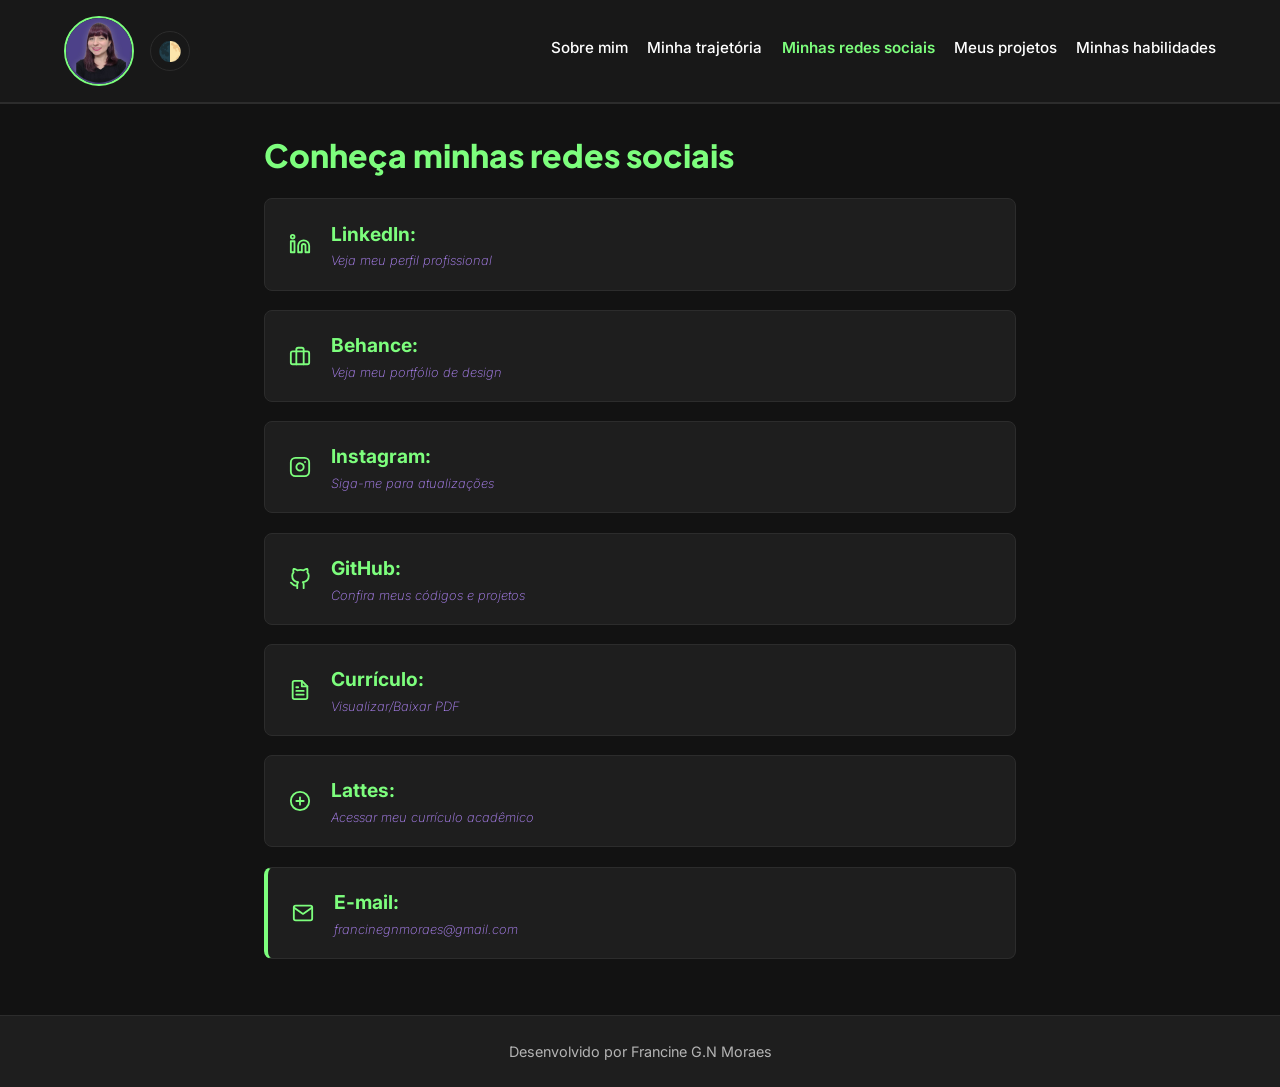
<file: redes-sociais.html>
<!DOCTYPE html>
<html lang="pt-br">
<head>
    <meta charset="UTF-8">
    <meta name="viewport" content="width=device-width, initial-scale=1.0">
    <meta name="description" content="Conecte-se com Francine G.N Moraes. Encontre links para o LinkedIn, GitHub, Behance, currículo e canais de contato.">
    <title>Francine G.N Moraes - Redes Sociais</title>
    
    <!-- Evita piscada de tema (FOUC) carregando o tema imediatamente -->
    <script>
        (function() {
            const savedTheme = localStorage.getItem('portfolio-theme');
            if (savedTheme === 'light') {
                document.documentElement.classList.add('light-theme');
            }
        })();
    </script>
    
    <link rel="preconnect" href="https://fonts.googleapis.com">
    <link rel="preconnect" href="https://fonts.gstatic.com" crossorigin>
    <link rel="preload" as="style" href="https://fonts.googleapis.com/css2?family=Inter:wght@400;500;600&family=Plus+Jakarta+Sans:wght@500;700;800&display=swap">
    <link rel="stylesheet" href="https://fonts.googleapis.com/css2?family=Inter:wght@400;500;600&family=Plus+Jakarta+Sans:wght@500;700;800&display=swap" media="print" onload="this.media='all'">
    <noscript>
        <link rel="stylesheet" href="https://fonts.googleapis.com/css2?family=Inter:wght@400;500;600&family=Plus+Jakarta+Sans:wght@500;700;800&display=swap">
    </noscript>
    
    <link rel="stylesheet" href="css/style.css">
    <script src="js/theme.js" defer></script>
</head>
<body>
    <header>
        <a href="index.html" aria-label="Página Inicial" class="logo">
            <img src="img/foto-perfil.jpeg" 
                alt="Foto de perfil: Francine G.N Moraes, uma menina de cabelo marsala sorrindo com um fundo violeta" 
                width="70" 
                height="70"
            >
        </a> 
        
        <div class="header-controls">
            <button id="theme-toggle" aria-label="Alternar tema escuro/claro" class="theme-btn">🌓</button>
            <button id="menu-toggle" class="menu-toggle" aria-label="Abrir menu de navegação" aria-expanded="false" aria-controls="nav-menu">
                <span class="hamburger-box">
                    <span class="hamburger-bar"></span>
                    <span class="hamburger-bar"></span>
                    <span class="hamburger-bar"></span>
                </span>
            </button>
        </div>

        <nav id="nav-menu" class="nav-menu">
            <ul>
                <li><a href="index.html">Sobre mim</a></li>
                <li><a href="minha-trajetoria.html">Minha trajetória</a></li>
                <li><a href="redes-sociais.html" class="active" aria-current="page">Minhas redes sociais</a></li>
                <li><a href="projetos.html">Meus projetos</a></li>
                <li><a href="skills.html">Minhas habilidades</a></li>
            </ul> 
        </nav>
    </header>

    <main>
        <h1>Conheça minhas redes sociais</h1>
        
        <ul class="social-list">
            <li class="social-item">
                <a href="https://www.linkedin.com/in/frangnmoraes/" target="_blank" rel="noopener noreferrer">
                    <svg class="icon" aria-hidden="true" viewBox="0 0 24 24"><path d="M16 8a6 6 0 0 1 6 6v7h-4v-7a2 2 0 0 0-2-2 2 2 0 0 0-2 2v7h-4v-7a6 6 0 0 1 6-6z"/><rect x="2" y="9" width="4" height="12"/><circle cx="4" cy="4" r="2"/></svg>
                    <span class="social-text"><span class="social-brand">LinkedIn:</span><span class="social-description">Veja meu perfil profissional</span></span>
                </a>
            </li>
            <li class="social-item">
                <a href="https://www.behance.net/francinegnmoraes" target="_blank" rel="noopener noreferrer">
                    <svg class="icon" aria-hidden="true" viewBox="0 0 24 24"><rect x="2" y="7" width="20" height="14" rx="2" ry="2"/><path d="M16 21V5a2 2 0 0 0-2-2h-4a2 2 0 0 0-2 2v16"/></svg>
                    <span class="social-text"><span class="social-brand">Behance:</span><span class="social-description">Veja meu portfólio de design</span></span>
                </a>
            </li>
            <li class="social-item">
                <a href="https://www.instagram.com/fran_moraes79/" target="_blank" rel="noopener noreferrer">
                    <svg class="icon" aria-hidden="true" viewBox="0 0 24 24"><rect x="2" y="2" width="20" height="20" rx="5" ry="5"/><path d="M16 11.37A4 4 0 1 1 12.63 8 4 4 0 0 1 16 11.37z"/><line x1="17.5" y1="6.5" x2="17.51" y2="6.5"/></svg>
                    <span class="social-text"><span class="social-brand">Instagram:</span><span class="social-description">Siga-me para atualizações</span></span>
                </a>
            </li>
            <li class="social-item">
                <a href="https://github.com/FranGnMoraes" target="_blank" rel="noopener noreferrer">
                    <svg class="icon" aria-hidden="true" viewBox="0 0 24 24"><path d="M9 19c-5 1.5-5-2.5-7-3m14 6v-3.87a3.37 3.37 0 0 0-.94-2.61c3.14-.35 6.44-1.54 6.44-7A5.44 5.44 0 0 0 20 4.77 5.07 5.07 0 0 0 19.91 1S18.73.65 16 2.48a13.38 13.38 0 0 0-7 0C6.27.65 5.09 1 5.09 1A5.07 5.07 0 0 0 5 4.77a5.44 5.44 0 0 0-1.5 3.78c0 5.42 3.3 6.61 6.44 7A3.37 3.37 0 0 0 9 18.13V22"/></svg>
                    <span class="social-text"><span class="social-brand">GitHub:</span><span class="social-description">Confira meus códigos e projetos</span></span>
                </a>
            </li>
            <li class="social-item">
                <a href="pdf/curriculo.pdf" target="_blank" rel="noopener noreferrer">
                    <svg class="icon" aria-hidden="true" viewBox="0 0 24 24"><path d="M14 2H6a2 2 0 0 0-2 2v16a2 2 0 0 0 2 2h12a2 2 0 0 0 2-2V8z"/><polyline points="14 2 14 8 20 8"/><line x1="16" y1="13" x2="8" y2="13"/><line x1="16" y1="17" x2="8" y2="17"/><polyline points="10 9 9 9 8 9"/></svg>
                    <span class="social-text"><span class="social-brand">Currículo:</span><span class="social-description">Visualizar/Baixar PDF</span></span>
                </a>
            </li>
            <li class="social-item">
                <a href="http://lattes.cnpq.br/" target="_blank" rel="noopener noreferrer">
                    <svg class="icon" aria-hidden="true" viewBox="0 0 24 24"><circle cx="12" cy="12" r="10"/><path d="M12 8v8"/><path d="M8 12h8"/></svg>
                    <span class="social-text"><span class="social-brand">Lattes:</span><span class="social-description">Acessar meu currículo acadêmico</span></span>
                </a>
            </li>
            <li class="social-item social-item-email">
                <a href="mailto:francinegnmoraes@gmail.com">
                    <svg class="icon" aria-hidden="true" viewBox="0 0 24 24"><path d="M4 4h16c1.1 0 2 .9 2 2v12c0 1.1-.9 2-2 2H4c-1.1 0-2-.9-2-2V6c0-1.1.9-2 2-2z"/><polyline points="22,6 12,13 2,6"/></svg>
                    <span class="social-text"><span class="social-brand">E-mail:</span><span class="social-description">francinegnmoraes@gmail.com</span></span>
                </a>
            </li>
        </ul>
    </main>

    <footer>Desenvolvido por Francine G.N Moraes</footer>

</body>
</html>
</file>
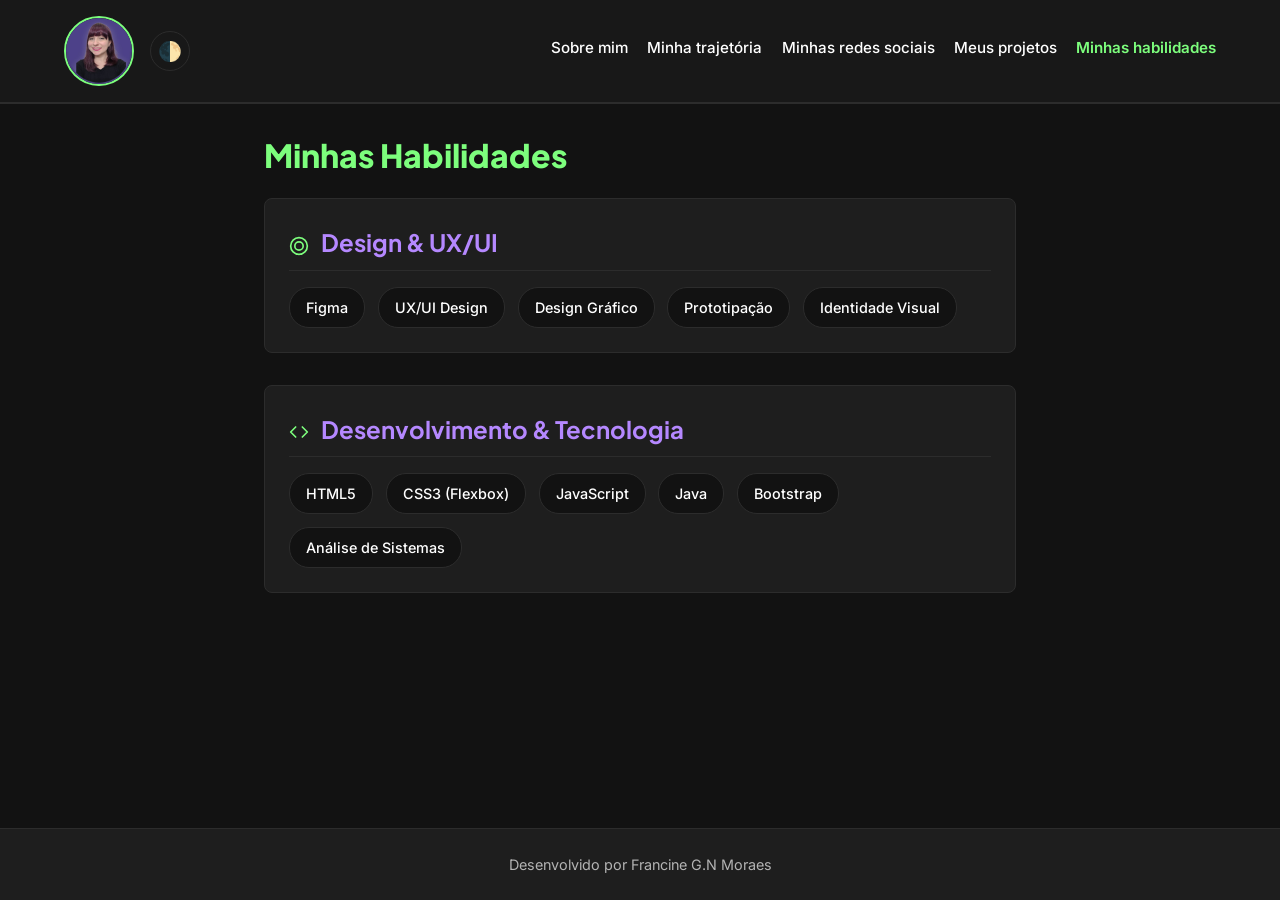
<file: skills.html>
<!DOCTYPE html>
<html lang="pt-br">
<head>
    <meta charset="UTF-8">
    <meta name="viewport" content="width=device-width, initial-scale=1.0">
    <meta name="description" content="Explore as habilidades técnicas e interpessoais de Francine G.N Moraes em desenvolvimento front-end, design de interfaces (UX/UI) e ferramentas.">
    <title>Francine G.N Moraes - Minhas Habilidades</title>
    
    <!-- Evita piscada de tema (FOUC) carregando o tema imediatamente -->
    <script>
        (function() {
            const savedTheme = localStorage.getItem('portfolio-theme');
            if (savedTheme === 'light') {
                document.documentElement.classList.add('light-theme');
            }
        })();
    </script>
    
    <link rel="preconnect" href="https://fonts.googleapis.com">
    <link rel="preconnect" href="https://fonts.gstatic.com" crossorigin>
    <link rel="preload" as="style" href="https://fonts.googleapis.com/css2?family=Inter:wght@400;500;600&family=Plus+Jakarta+Sans:wght@500;700;800&display=swap">
    <link rel="stylesheet" href="https://fonts.googleapis.com/css2?family=Inter:wght@400;500;600&family=Plus+Jakarta+Sans:wght@500;700;800&display=swap" media="print" onload="this.media='all'">
    <noscript>
        <link rel="stylesheet" href="https://fonts.googleapis.com/css2?family=Inter:wght@400;500;600&family=Plus+Jakarta+Sans:wght@500;700;800&display=swap">
    </noscript>
    
    <link rel="stylesheet" href="css/style.css">
    <script src="js/theme.js" defer></script>
</head>
<body>
    <header>
        <a href="index.html" aria-label="Página Inicial" class="logo">
            <img src="img/foto-perfil.jpeg" 
                alt="Foto de perfil: Francine G.N Moraes, uma menina de cabelo marsala sorrindo com um fundo violeta" 
                width="70" 
                height="70"
            >
        </a> 
        
        <div class="header-controls">
            <button id="theme-toggle" aria-label="Alternar tema escuro/claro" class="theme-btn">🌓</button>
            <button id="menu-toggle" class="menu-toggle" aria-label="Abrir menu de navegação" aria-expanded="false" aria-controls="nav-menu">
                <span class="hamburger-box">
                    <span class="hamburger-bar"></span>
                    <span class="hamburger-bar"></span>
                    <span class="hamburger-bar"></span>
                </span>
            </button>
        </div>

        <nav id="nav-menu" class="nav-menu">
            <ul>
                <li><a href="index.html">Sobre mim</a></li>
                <li><a href="minha-trajetoria.html">Minha trajetória</a></li>
                <li><a href="redes-sociais.html">Minhas redes sociais</a></li>
                <li><a href="projetos.html">Meus projetos</a></li>
                <li><a href="skills.html" class="active" aria-current="page">Minhas habilidades</a></li>
            </ul> 
        </nav>
    </header>

    <main>
        <h1>Minhas Habilidades</h1>
        
        <div class="skills-container">
            <section class="skills-category">
                <h2>
                    <svg class="icon" aria-hidden="true" viewBox="0 0 24 24"><path d="M12 22C17.5228 22 22 17.5228 22 12C22 6.47715 17.5228 2 12 2C6.47715 2 2 6.47715 2 12C2 17.5228 6.47715 22 12 22Z"/><path d="M12 17a5 5 0 1 0 0-10 5 5 0 0 0 0 10z"/></svg>
                    Design & UX/UI
                </h2>
                <ul class="skills-list-badges">
                    <li class="skill-badge">Figma</li>
                    <li class="skill-badge">UX/UI Design</li>
                    <li class="skill-badge">Design Gráfico</li>
                    <li class="skill-badge">Prototipação</li>
                    <li class="skill-badge">Identidade Visual</li>
                </ul>
            </section>

            <section class="skills-category">
                <h2>
                    <svg class="icon" aria-hidden="true" viewBox="0 0 24 24"><polyline points="16 18 22 12 16 6"/><polyline points="8 6 2 12 8 18"/></svg>
                    Desenvolvimento & Tecnologia
                </h2>
                <ul class="skills-list-badges">
                    <li class="skill-badge">HTML5</li>
                    <li class="skill-badge">CSS3 (Flexbox)</li>
                    <li class="skill-badge">JavaScript</li>
                    <li class="skill-badge">Java</li>
                    <li class="skill-badge">Bootstrap</li>
                    <li class="skill-badge">Análise de Sistemas</li>
                </ul>
            </section>
        </div>
    </main>

    <footer>Desenvolvido por Francine G.N Moraes</footer>
</body>
</html>
</file>
<file: css/style.css>
:root {
    --background-color: #121212;
    --card-background: #1e1e1e;
    --header-bg: rgba(26, 26, 26, 0.85);
    --primary-color: #ffffff;
    --text-color: #e0e0e0;
    --text-muted: #b3b3b3;
    --secondary-color: #7dfe7d; /* Verde claro de alto contraste */
    --terciary-color: #b588ff;  /* Violeta claro vibrante (lindo contraste no escuro) */
    --terciary-hover-color: #d2b3ff;
    --border-color: #2c2c2c;
    --link-hover-color: #a3ffa3;
    
    /* Botão Principal */
    --btn-primary-text: #121212;
    --btn-primary-hover-bg: #a3ffa3;
    --btn-primary-shadow: rgba(125, 254, 125, 0.2);
}

.light-theme {
    --background-color: #f7f9fc;
    --card-background: #ffffff;
    --header-bg: rgba(255, 255, 255, 0.85);
    --primary-color: #1a1a1a;
    --text-color: #334155; /* Cinza escuro de alta legibilidade */
    --text-muted: #64748b;
    --secondary-color: #1b7a2d; /* Verde escuro com contraste em fundo claro */
    --terciary-color: #7c3aed;  /* Violeta rico vibrante */
    --terciary-hover-color: #6d28d9;
    --border-color: #e2e8f0;
    --link-hover-color: #155d22;
    
    /* Botão Principal */
    --btn-primary-text: #ffffff;
    --btn-primary-hover-bg: #155d22;
    --btn-primary-shadow: rgba(27, 122, 45, 0.2);
}

/* Foco acessível */
a:focus-visible,
button:focus-visible {
    outline: 3px solid var(--secondary-color);
    outline-offset: 4px;
}

html {
    scroll-behavior: smooth;
}

* {
    box-sizing: border-box;
    margin: 0;
    padding: 0;
}

body {
    background-color: var(--background-color);
    color: var(--primary-color);
    font-family: 'Inter', system-ui, -apple-system, sans-serif;
    line-height: 1.6;
    font-size: 1rem;
    display: flex;
    flex-direction: column;
    min-height: 100vh;
    animation: fadeInPage 0.6s ease-out;
}

@keyframes fadeInPage {
    from {
        opacity: 0;
        transform: translateY(10px);
    }
    to {
        opacity: 1;
        transform: translateY(0);
    }
}

/* Cabeçalho */
header {
    background-color: var(--header-bg);
    border-bottom: 2px solid var(--border-color);
    padding: 0.75rem 1rem;
    display: flex;
    flex-flow: row wrap; /* Permite quebrar linha para o menu mobile quando aberto */
    justify-content: space-between;
    align-items: center;
    position: sticky;
    top: 0;
    z-index: 100;
    backdrop-filter: blur(12px);
    -webkit-backdrop-filter: blur(12px); /* Suporte para Safari */
    transition: padding 0.3s ease;
}

header .logo {
    display: flex;
    align-items: center;
    text-decoration: none;
}

header img {
    border-radius: 50%;
    object-fit: cover;
    border: 2px solid var(--secondary-color);
    transition: transform 0.3s ease;
    width: 48px;  /* Reduzido por padrão no mobile para economizar espaço vertical */
    height: 48px;
}

header img:hover {
    transform: scale(1.05);
}

/* Controles do Cabeçalho (Tema e Hamburguer) */
.header-controls {
    display: inline-flex;
    align-items: center;
    gap: 0.5rem;
}

/* Botão do Menu Hamburguer */
.menu-toggle {
    display: inline-flex;
    background: none;
    border: 1px solid var(--border-color);
    color: var(--primary-color);
    width: 40px;
    height: 40px;
    border-radius: 50%;
    cursor: pointer;
    align-items: center;
    justify-content: center;
    transition: all 0.3s ease;
}

.menu-toggle:hover {
    border-color: var(--secondary-color);
    background-color: var(--background-color);
}

.hamburger-box {
    width: 18px;
    height: 14px;
    position: relative;
    display: inline-block;
}

.hamburger-bar {
    position: absolute;
    width: 100%;
    height: 2px;
    background-color: var(--primary-color);
    border-radius: 2px;
    left: 0;
    transition: transform 0.25s ease-in-out, opacity 0.25s ease-in-out;
}

.hamburger-bar:nth-child(1) {
    top: 0;
}

.hamburger-bar:nth-child(2) {
    top: 6px;
}

.hamburger-bar:nth-child(3) {
    top: 12px;
}

/* Animação para formar o 'X' */
.menu-toggle[aria-expanded="true"] .hamburger-bar:nth-child(1) {
    transform: translateY(6px) rotate(45deg);
}

.menu-toggle[aria-expanded="true"] .hamburger-bar:nth-child(2) {
    opacity: 0;
    transform: scale(0);
}

.menu-toggle[aria-expanded="true"] .hamburger-bar:nth-child(3) {
    transform: translateY(-6px) rotate(-45deg);
}

/* Menu de Navegação (Mobile por padrão) */
.nav-menu {
    width: 100%;
    display: none;
    max-height: 0;
    overflow: hidden;
    transition: max-height 0.3s ease-in-out;
}

.nav-menu.open {
    display: block;
    max-height: 500px;
    margin-top: 0.75rem;
    padding-top: 0.5rem;
    border-top: 1px solid var(--border-color);
}

.nav-menu ul {
    display: flex;
    flex-direction: column;
    gap: 0.5rem;
    list-style: none;
}

.nav-menu a {
    display: block;
    color: var(--primary-color);
    text-decoration: none;
    font-weight: 500;
    font-size: 1rem;
    padding: 0.75rem 1rem;
    border-radius: 6px;
    transition: all 0.2s ease;
    border-left: 3px solid transparent;
    background-color: rgba(255, 255, 255, 0.02);
}

.light-theme .nav-menu a {
    background-color: rgba(0, 0, 0, 0.02);
}

.nav-menu a:hover,
.nav-menu a.active {
    color: var(--secondary-color);
    background-color: rgba(106, 90, 205, 0.08);
    border-left-color: var(--secondary-color);
    border-bottom: none;
}

/* Regras para Desktop e Tablets */
@media (min-width: 768px) {
    header {
        flex-flow: row nowrap;
        justify-content: flex-start;
        align-items: center;
        gap: 1rem;
        padding: 1rem 5%;
    }

    header img {
        width: 70px;
        height: 70px;
    }

    .menu-toggle {
        display: none; /* Esconde o botão hamburguer no desktop */
    }

    .nav-menu {
        display: block !important;
        width: auto;
        max-height: none;
        overflow: visible;
        margin-top: 0;
        padding-top: 0;
        border-top: none;
        margin-left: auto;
    }

    .nav-menu ul {
        flex-direction: row;
        gap: 1.2rem;
    }

    .nav-menu a {
        padding: 0 0 0.2rem 0;
        border-radius: 0;
        background-color: transparent !important;
        border-left: none;
        border-bottom: 2px solid transparent;
        font-size: 0.95rem;
    }

    .nav-menu a:hover {
        color: var(--secondary-color);
        border-bottom-color: var(--terciary-color);
        background-color: transparent;
    }

    .nav-menu a.active {
        color: var(--secondary-color);
        border-bottom-color: var(--terciary-color);
        font-weight: 600;
        background-color: transparent;
    }
}

/* Conteúdo Principal */
main {
    flex: 1;
    max-width: 800px;
    width: 100%;
    margin: 2rem auto;
    padding: 0 1.5rem;
}

h1 {
    font-family: 'Plus Jakarta Sans', system-ui, -apple-system, sans-serif;
    color: var(--secondary-color);
    font-size: 2rem;
    font-weight: 800;
    margin-bottom: 1.5rem;
    line-height: 1.2;
}

h2 {
    font-family: 'Plus Jakarta Sans', system-ui, -apple-system, sans-serif;
    font-size: 1.5rem;
    font-weight: 700;
    margin: 1.5rem 0 1rem;
}

h3 {
    font-family: 'Plus Jakarta Sans', system-ui, -apple-system, sans-serif;
    font-size: 1.2rem;
    margin: 1.2rem 0 0.8rem;
    color: var(--text-muted);
    font-weight: 600;
}

p {
    color: var(--text-color);
    margin-bottom: 1.2rem;
}

/* Links em geral */
a {
    color: var(--secondary-color);
    text-decoration: underline;
    transition: color 0.2s ease;
}

a:hover {
    color: var(--link-hover-color);
}

/* Índice e lista de projetos */
.projects-index {
    background-color: var(--card-background);
    padding: 1rem;
    border-radius: 8px;
    margin-bottom: 2rem;
    border: 1px solid var(--border-color);
}

.projects-index ul {
    list-style: none;
    display: flex;
    flex-wrap: wrap;
    gap: 1rem;
}

.projects-index a {
    font-weight: 500;
}

.projects-list {
    display: flex;
    flex-direction: column;
    gap: 2rem;
}

.project-card {
    background-color: var(--card-background);
    padding: 2rem;
    border-radius: 8px;
    border: 1px solid var(--border-color);
    border-left: 5px solid var(--terciary-color);
    transition: transform 0.2s ease, box-shadow 0.2s ease;
}

.project-card:hover {
    transform: translateY(-2px);
    box-shadow: 0 4px 12px rgba(0, 0, 0, 0.3);
}

.project-card h2 {
    margin-top: 0;
}

.project-card ul {
    margin: 0 0 1.2rem 1.5rem;
    color: var(--text-color);
}

.project-links {
    display: flex;
    gap: 1rem;
    margin-top: 1.5rem;
}

.project-links a {
    display: inline-block;
    padding: 0.6rem 1.2rem;
    background-color: var(--terciary-color);
    color: var(--btn-primary-text) !important;
    text-decoration: none;
    border-radius: 6px;
    font-weight: 600;
    font-size: 0.9rem;
    transition: all 0.3s ease;
    border: 1px solid transparent;
}

.project-links a:hover {
    background-color: var(--terciary-hover-color);
    border-color: var(--secondary-color);
    box-shadow: 0 4px 10px rgba(106, 90, 205, 0.25);
}

/* Redes Sociais */
.social-list {
    list-style: none;
    display: flex;
    flex-direction: column;
    gap: 1.2rem;
    margin: 1.5rem 0;
}

.social-item {
    background-color: var(--card-background);
    padding: 1.2rem 1.5rem;
    border-radius: 8px;
    border: 1px solid var(--border-color);
    transition: transform 0.2s ease, box-shadow 0.2s ease, border-color 0.2s ease;
}

.social-item:hover {
    transform: translateY(-2px);
    box-shadow: 0 4px 15px rgba(181, 136, 255, 0.25); /* Sombra violeta claro sutil no hover */
    border-color: var(--terciary-color);
}

.light-theme .social-item:hover {
    box-shadow: 0 4px 15px rgba(124, 92, 237, 0.15);
}

.social-item a {
    display: flex;
    align-items: center;
    gap: 0.75rem;
    text-decoration: none;
    color: var(--terciary-color); /* Link em Violeta vibrante */
    transition: color 0.2s ease;
}

.social-item a:hover {
    color: var(--terciary-hover-color);
}

.social-text {
    display: flex;
    flex-direction: column;
    gap: 0.2rem;
}

.social-brand {
    color: var(--secondary-color); /* Verde em cada tema */
    font-weight: 700;
    white-space: nowrap;
    font-style: bold;
    font-size: 1.2rem;
}

.social-description {
    color: var(--terciary-color);
    font-style: italic;
    line-height: 1.4;
    display: inline;
    font-weight: 200; /* Peso menor para dar contraste com os títulos das redes */
    font-size: 0.8rem;
}

.social-item .icon {
    color: var(--secondary-color); /* Ícone destacado em Verde */
    width: 22px;
    height: 22px;
    transition: transform 0.3s cubic-bezier(0.175, 0.885, 0.32, 1.275);
}

.social-item:hover .icon {
    transform: scale(1.2) rotate(-5deg); /* Animação interativa no ícone */
}

.social-item-email {
    border-left: 4px solid var(--secondary-color); /* Detalhe em Verde para mesclar as cores */
}

/* Tabela de Habilidades */
table {
    width: 100%;
    border-collapse: collapse;
    margin: 1.5rem 0;
    background-color: var(--card-background);
    border-radius: 8px;
    overflow: hidden;
    border: 1px solid var(--border-color);
}

caption {
    font-size: 0.9rem;
    font-style: italic;
    color: var(--text-muted);
    padding: 0.5rem;
    text-align: left;
}

th, td {
    padding: 1rem;
    text-align: left;
    border-bottom: 1px solid var(--border-color);
}

th {
    background-color: #1a1a1a;
    color: var(--secondary-color);
    font-weight: 600;
}

tr:last-child td {
    border-bottom: none;
}

/* Rodapé */
footer {
    background-color: var(--card-background);
    border-top: 1px solid var(--border-color);
    color: var(--text-muted);
    text-align: center;
    padding: 1.5rem;
    margin-top: auto;
    font-size: 0.9rem;
}

/* Botão de Tema */
.theme-btn {
    background: none;
    border: 1px solid var(--border-color);
    color: var(--primary-color);
    padding: 0.5rem;
    border-radius: 50%;
    cursor: pointer;
    font-size: 1.2rem;
    width: 40px;
    height: 40px;
    display: inline-flex;
    align-items: center;
    justify-content: center;
    transition: all 0.3s ease;
}

.theme-btn:hover {
    border-color: var(--secondary-color);
    background-color: var(--background-color);
    transform: scale(1.1);
}

/* Estilo para ícones SVG */
.icon {
    width: 20px;
    height: 20px;
    stroke: currentColor;
    fill: none;
    stroke-width: 2;
    stroke-linecap: round;
    stroke-linejoin: round;
    vertical-align: middle;
    margin-right: 8px;
    display: inline-block;
    transition: transform 0.2s ease;
}

a:hover .icon {
    transform: translateY(-2px);
}

/* Componente de Linha do Tempo (Timeline) */
.timeline {
    position: relative;
    padding-left: 2rem;
    margin: 2rem 0;
}

.timeline::before {
    content: '';
    position: absolute;
    left: 5px;
    top: 8px;
    bottom: 8px;
    width: 2px;
    background-color: var(--border-color);
}

.timeline-item {
    position: relative;
    margin-bottom: 2rem;
}

.timeline-item:last-child {
    margin-bottom: 0;
}

.timeline-item:focus {
    outline: none;
}

.timeline-marker {
    position: absolute;
    left: calc(-2rem + 1px);
    top: 8px;
    width: 10px;
    height: 10px;
    border-radius: 50%;
    background-color: var(--secondary-color);
    box-shadow: 0 0 0 3px var(--background-color), 0 0 0 5px var(--secondary-color);
    transition: transform 0.3s ease, background-color 0.3s ease, box-shadow 0.3s ease;
}

.timeline-item:hover .timeline-marker,
.timeline-item:focus-visible .timeline-marker {
    transform: scale(1.3);
    background-color: var(--secondary-color);
    box-shadow: 0 0 0 3px var(--background-color), 0 0 0 6px var(--secondary-color);
}

.timeline-content {
    background-color: var(--card-background);
    padding: 1.5rem;
    border-radius: 8px;
    border: 1px solid var(--border-color);
    transition: border-color 0.3s ease, box-shadow 0.3s ease;
}

.timeline-item:hover .timeline-content,
.timeline-item:focus-visible .timeline-content {
    border-color: var(--secondary-color);
    box-shadow: 0 0 0 2px var(--secondary-color), var(--btn-primary-shadow);
}

.timeline-content h2 {
    margin-top: 0;
    color: var(--terciary-color);
    font-size: 1.3rem;
}

.timeline-content h2 .icon,
.skills-category h2 .icon {
    color: var(--secondary-color);
}

/* Componente de Habilidades (Badges) */
.skills-container {
    display: flex;
    flex-direction: column;
    gap: 2rem;
}

.skills-category {
    background-color: var(--card-background);
    padding: 1.5rem;
    border-radius: 8px;
    border: 1px solid var(--border-color);
}

.skills-category h2 {
    color: var(--terciary-color);
    border-bottom: 1px solid var(--border-color);
    padding-bottom: 0.5rem;
    margin-top: 0;
    margin-bottom: 1rem;
}

.skills-list-badges {
    display: flex;
    flex-wrap: wrap;
    gap: 0.8rem;
    list-style: none;
}

.skill-badge {
    background-color: var(--background-color);
    color: var(--primary-color);
    padding: 0.5rem 1rem;
    border-radius: 20px;
    border: 1px solid var(--border-color);
    font-weight: 500;
    font-size: 0.9rem;
    transition: all 0.3s ease;
    cursor: default;
    display: inline-flex;
    align-items: center;
}

.skill-badge:hover {
    border-color: var(--secondary-color);
    background-color: rgba(125, 254, 125, 0.08);
    transform: translateY(-2px);
    box-shadow: 0 4px 8px rgba(0, 0, 0, 0.1);
}

.light-theme .skill-badge:hover {
    background-color: rgba(27, 122, 45, 0.08);
}

/* Botões Call to Action (CTA) */
.cta-container {
    display: flex;
    flex-wrap: wrap;
    gap: 1rem;
    margin-top: 2.5rem;
}

.btn-primary, .btn-secondary {
    display: inline-block;
    padding: 0.8rem 1.6rem;
    border-radius: 6px;
    font-weight: 600;
    text-decoration: none;
    transition: all 0.3s ease;
    text-align: center;
    font-size: 0.95rem;
}

.btn-primary {
    background-color: var(--terciary-color);
    color: var(--btn-primary-text) !important;
    border: 1px solid transparent;
}

.btn-primary:hover {
    background-color: var(--terciary-hover-color);
    border-color: var(--secondary-color);
    transform: translateY(-2px);
    box-shadow: 0 4px 12px rgba(106, 90, 205, 0.25), 0 0 8px rgba(125, 254, 125, 0.15);
}

.btn-secondary {
    background-color: transparent;
    color: var(--primary-color) !important;
    border: 1px solid var(--border-color);
}

.btn-secondary:hover {
    border-color: var(--terciary-color);
    color: var(--secondary-color) !important;
    background-color: rgba(106, 90, 205, 0.05);
    transform: translateY(-2px);
}

/* Badges de Status do Projeto */
.project-status {
    display: inline-flex;
    align-items: center;
    font-size: 0.7rem;
    font-weight: 700;
    padding: 0.25rem 0.6rem;
    border-radius: 12px;
    margin-left: 0.8rem;
    vertical-align: middle;
    text-transform: uppercase;
    letter-spacing: 0.5px;
}

.status-developed {
    background-color: rgba(125, 254, 125, 0.15);
    color: #7dfe7d;
    border: 1px solid rgba(125, 254, 125, 0.3);
}

.light-theme .status-developed {
    background-color: rgba(27, 122, 45, 0.15);
    color: #1b7a2d;
    border: 1px solid rgba(27, 122, 45, 0.25);
}

.status-development {
    background-color: rgba(255, 165, 0, 0.15);
    color: #ffa500;
    border: 1px solid rgba(255, 165, 0, 0.3);
}

.light-theme .status-development {
    background-color: rgba(217, 119, 6, 0.15);
    color: #d97706;
    border: 1px solid rgba(217, 119, 6, 0.25);
}

.status-planned {
    background-color: rgba(106, 90, 205, 0.15);
    color: #b0a3ff;
    border: 1px solid rgba(106, 90, 205, 0.3);
}

.light-theme .status-planned {
    background-color: rgba(85, 68, 181, 0.15);
    color: #5544b5;
    border: 1px solid rgba(85, 68, 181, 0.25);
}

/* Regras de Layout Responsivo (Mobile: menos de 768px) */
@media (max-width: 767px) {
    main {
        margin: 1.5rem auto;
        padding: 0 1rem;
    }

    h1 {
        font-size: 1.75rem;
        margin-bottom: 1.2rem;
    }

    h2 {
        font-size: 1.35rem;
        margin: 1.2rem 0 0.8rem;
    }

    h3 {
        font-size: 1.1rem;
        margin: 1rem 0 0.6rem;
    }

    .project-card {
        padding: 1.25rem;
    }

    .project-links {
        flex-direction: column;
        gap: 0.75rem;
    }

    .project-links a {
        width: 100%;
        text-align: center;
        padding: 0.75rem 1.2rem; /* Aumenta a área de toque */
    }

    .cta-container {
        flex-direction: column;
        width: 100%;
        gap: 0.75rem;
        margin-top: 2rem;
    }

    .btn-primary, .btn-secondary {
        width: 100%;
        text-align: center;
        padding: 0.9rem 1.6rem; /* Aumenta a área de toque (boa prática de acessibilidade) */
    }

    .timeline {
        padding-left: 1.2rem;
    }

    .timeline-marker {
        left: calc(-1.2rem + 1px);
    }

    .timeline-content {
        padding: 1.2rem;
    }

    .skills-category {
        padding: 1.2rem;
    }

    .social-item {
        padding: 1rem;
    }

    /* Evita que badges de status quebrem a linha feio ou fiquem esmagadas */
    .project-status {
        margin-left: 0;
        margin-top: 0.5rem;
        display: inline-flex;
    }
    
    .project-card h2 {
        display: flex;
        flex-direction: column;
        align-items: flex-start;
        gap: 0.4rem;
    }

    /* Permite rolagem horizontal em tabelas caso existam, evitando quebrar o layout */
    .table-container {
        width: 100%;
        overflow-x: auto;
        -webkit-overflow-scrolling: touch;
    }
}
</file>
